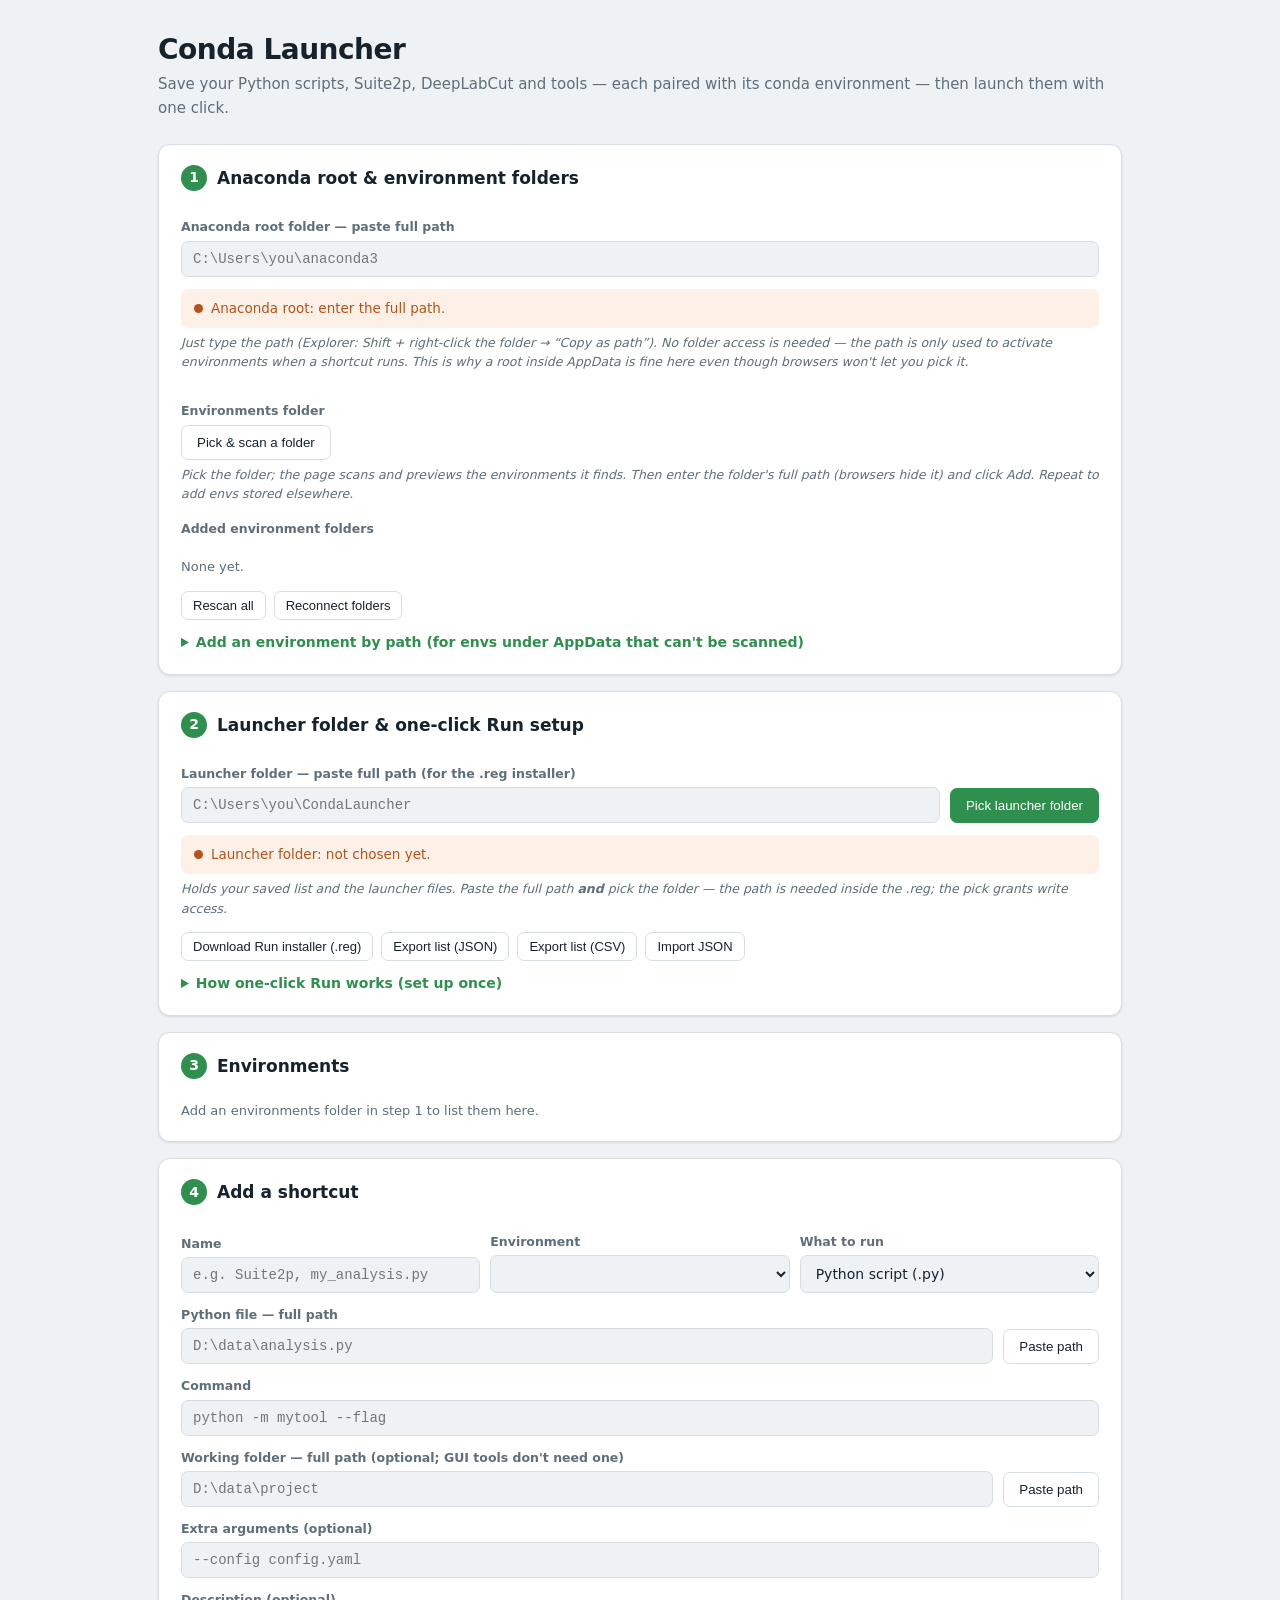
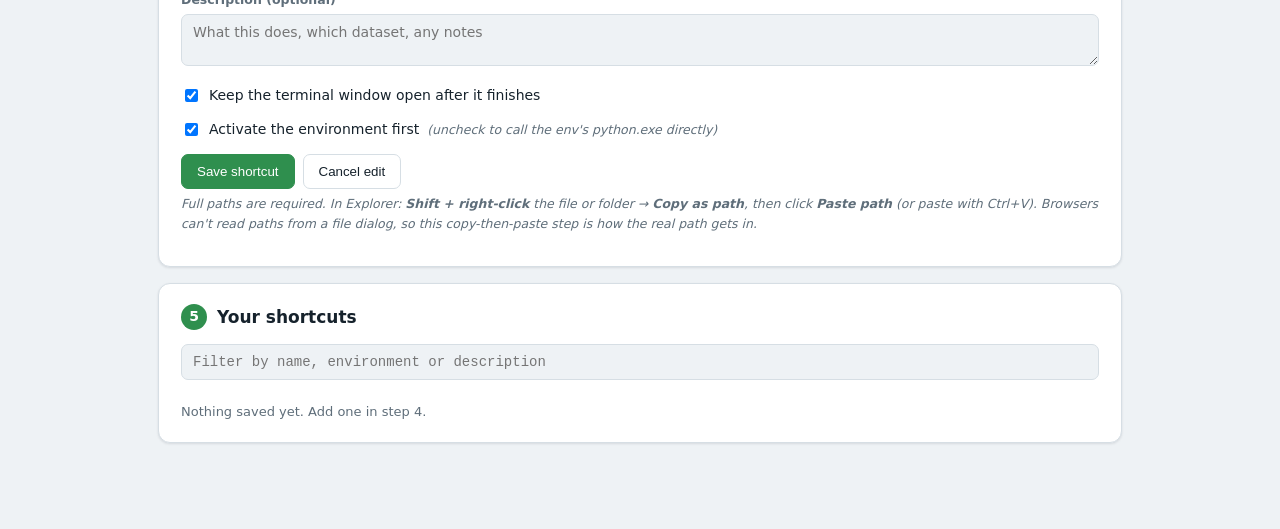
<file: conda_launcher.html>
<!DOCTYPE html>
<html lang="en">
<head>
<meta charset="utf-8">
<meta name="viewport" content="width=device-width, initial-scale=1">
<title>Conda Launcher</title>
<style>
:root{
  --bg:#eef2f5;--card:#fff;--ink:#16222c;--mute:#5f6e7a;--line:#d6dee4;
  --acc:#2f8f4e;--accd:#216b39;--warn:#b4531a;--warnbg:#fdf0e6;--okbg:#e6f5ec;--ok:#1e7a48;
  --code:#f1f4f7;--shadow:0 1px 3px rgba(16,24,40,.07),0 1px 2px rgba(16,24,40,.04);
}
@media(prefers-color-scheme:dark){:root{
  --bg:#111a20;--card:#1a242b;--ink:#e7eef2;--mute:#92a2ac;--line:#2c3a43;
  --acc:#4cb36b;--accd:#6ac887;--warn:#e0894f;--warnbg:#2a2017;--okbg:#16281d;--ok:#6ac887;--code:#141d23;
  --shadow:0 1px 3px rgba(0,0,0,.3);
}}
*{box-sizing:border-box}
body{margin:0;background:var(--bg);color:var(--ink);font:15px/1.55 "Segoe UI",system-ui,-apple-system,sans-serif}
main{max-width:1000px;margin:0 auto;padding:28px 18px 70px}
h1{font-size:28px;margin:0 0 2px;letter-spacing:-.5px}
.sub{color:var(--mute);margin:0 0 24px;font-size:15px}
.step{background:var(--card);border:1px solid var(--line);border-radius:12px;padding:20px 22px;margin-bottom:16px;box-shadow:var(--shadow)}
.step-h{display:flex;align-items:center;gap:10px;margin:0 0 14px}
.step-n{flex:none;width:26px;height:26px;border-radius:50%;background:var(--acc);color:#fff;font-weight:700;font-size:14px;display:flex;align-items:center;justify-content:center}
.step-h h2{font-size:17px;margin:0}
label{display:block;font-size:12.5px;color:var(--mute);margin:12px 0 4px;font-weight:600}
input[type=text],select,textarea{width:100%;padding:9px 11px;border:1px solid var(--line);border-radius:7px;background:var(--bg);color:var(--ink);font:14px Consolas,"SF Mono",monospace}
select{font-family:inherit}
textarea{resize:vertical;font-family:inherit!important;min-height:44px}
input:focus-visible,select:focus-visible,textarea:focus-visible,button:focus-visible,.btn:focus-visible{outline:2px solid var(--acc);outline-offset:2px}
.row{display:flex;gap:10px;align-items:flex-end;flex-wrap:wrap}.row>div{flex:1;min-width:230px}
button,.btn{display:inline-block;padding:9px 15px;border-radius:7px;border:1px solid var(--line);background:var(--card);color:var(--ink);font:600 14px inherit;cursor:pointer;text-decoration:none;white-space:nowrap}
button:hover,.btn:hover{border-color:var(--acc);color:var(--ink)}
.pri{background:var(--acc);border-color:var(--acc);color:#fff}.pri:hover{background:var(--accd);color:#fff}
button:disabled{opacity:.5;cursor:not-allowed}
.acts{display:flex;gap:8px;flex-wrap:wrap;margin-top:14px}
.acts.sm .btn,.acts.sm button{padding:6px 11px;font-size:13px}
.msg{font-size:13px;color:var(--mute);margin-top:8px}
.statusline{display:flex;align-items:center;gap:8px;font-size:13.5px;padding:8px 12px;border-radius:7px;margin-top:12px;border:1px solid var(--line)}
.statusline.ok{background:var(--okbg);color:var(--ok);border-color:transparent}
.statusline.warn{background:var(--warnbg);color:var(--warn);border-color:transparent}
.dot{width:9px;height:9px;border-radius:50%;flex:none;background:currentColor}
.chips{display:flex;flex-wrap:wrap;gap:7px;margin-top:10px}
.chip{display:inline-flex;align-items:center;gap:7px;padding:4px 11px;border:1px solid var(--line);border-radius:99px;font:13px Consolas,monospace;background:var(--bg)}
.chip button{padding:0 4px;font-size:13px;line-height:1;border:none;background:none;color:var(--mute)}
.chip button:hover{color:var(--warn)}
.preview{background:var(--bg);border:1px dashed var(--acc);border-radius:9px;padding:12px 14px;margin-top:12px;display:none}
.preview.show{display:block}
.preview h4{margin:0 0 6px;font-size:14px;color:var(--ink)}
.grid{display:grid;grid-template-columns:repeat(auto-fill,minmax(280px,1fr));gap:13px}
.item{border:1px solid var(--line);border-left:4px solid var(--acc);border-radius:9px;padding:13px 14px;display:flex;flex-direction:column;gap:7px;cursor:pointer;background:var(--card);transition:box-shadow .12s}
.item:hover{box-shadow:var(--shadow)}
.item.sel{box-shadow:0 0 0 2px var(--acc)}
.item b{font-size:15.5px}
.item small{color:var(--mute);font-family:Consolas,monospace;word-break:break-all;font-size:12px}
.desc{font-size:13px;color:var(--mute);display:-webkit-box;-webkit-line-clamp:2;-webkit-box-orient:vertical;overflow:hidden}
.badge{display:inline-block;font-size:10.5px;font-weight:700;text-transform:uppercase;letter-spacing:.03em;color:var(--accd);background:var(--okbg);border-radius:99px;padding:2px 8px}
.detail{background:var(--bg);border:1px solid var(--line);border-left:4px solid var(--acc);border-radius:9px;padding:16px 18px;margin-bottom:14px}
.detail h3{margin:0 0 4px;font-size:19px}
.detail p{margin:6px 0 12px;white-space:pre-wrap;color:var(--ink)}
.detail dl{display:grid;grid-template-columns:140px 1fr;gap:5px 14px;margin:0 0 12px;font-size:14px}
.detail dt{color:var(--mute);font-weight:600}
.detail dd{margin:0;font-family:Consolas,monospace;word-break:break-all}
details{margin-top:12px;font-size:14px}
summary{cursor:pointer;font-weight:600;color:var(--acc)}
ol{padding-left:20px;margin:10px 0}ol li{margin:5px 0}
code{font-family:Consolas,monospace;background:var(--code);padding:1px 6px;border-radius:4px;font-size:13px}
.chk{display:flex;align-items:center;gap:8px;margin-top:12px;font-size:14px;color:var(--ink);font-weight:400}
.chk input{width:auto}
.hint{font-size:12.5px;color:var(--mute);margin-top:5px;font-style:italic}
.banner{background:var(--warnbg);color:var(--warn);border-radius:9px;padding:12px 16px;margin-bottom:18px;font-size:14px;display:none}
.banner.show{display:block}
</style>
</head>
<body>
<main>
<h1>Conda Launcher</h1>
<p class="sub">Save your Python scripts, Suite2p, DeepLabCut and tools — each paired with its conda environment — then launch them with one click.</p>

<div class="banner" id="browserWarn">This page needs <b>Chrome or Edge on Windows</b>. Other browsers can't access folders or register the launcher.</div>

<!-- STEP 1 -->
<div class="step">
 <div class="step-h"><span class="step-n">1</span><h2>Anaconda root &amp; environment folders</h2></div>

 <div class="row">
  <div><label for="root">Anaconda root folder — paste full path</label><input type="text" id="root" placeholder="C:\Users\you\anaconda3"></div>
 </div>
 <div class="statusline" id="rootStat"><span class="dot"></span><span id="rootText">Anaconda root: enter the full path.</span></div>
 <p class="hint">Just type the path (Explorer: Shift + right-click the folder &rarr; “Copy as path”). No folder access is needed — the path is only used to activate environments when a shortcut runs. This is why a root inside AppData is fine here even though browsers won't let you pick it.</p>

 <div class="row" style="margin-top:18px">
  <div><label>Environments folder</label><button id="bPickEnv">Pick &amp; scan a folder</button></div>
 </div>
 <p class="hint">Pick the folder; the page scans and previews the environments it finds. Then enter the folder's full path (browsers hide it) and click Add. Repeat to add envs stored elsewhere.</p>

 <div class="preview" id="envPreview">
  <h4 id="previewTitle"></h4>
  <div class="chips" id="previewChips"></div>
  <label for="envsPath" style="margin-top:12px">Full path of the folder you just picked</label>
  <input type="text" id="envsPath" placeholder="C:\Users\you\anaconda3\envs">
  <p class="hint">Needed so the launcher can locate these environments. Explorer: Shift + right-click the folder &rarr; “Copy as path”.</p>
  <div class="acts sm"><button class="pri" id="bAddEnvFolder">Add this folder</button><button id="bDiscardEnv">Discard</button></div>
 </div>

 <label style="margin-top:16px">Added environment folders</label>
 <div class="chips" id="folders"><span class="msg">None yet.</span></div>
 <div class="acts sm"><button id="bRescan">Rescan all</button><button id="bRe">Reconnect folders</button></div>

 <details>
  <summary>Add an environment by path (for envs under AppData that can't be scanned)</summary>
  <p class="hint" style="margin-top:8px">If conda is installed under AppData, browsers block scanning that folder. Add those environments by typing their full paths here instead — one per line. Each line is the full path to an environment folder (the one containing <code>python.exe</code>).</p>
  <textarea id="manualEnvs" rows="3" placeholder="C:\Users\me\AppData\Local\anaconda3&#10;C:\Users\me\AppData\Local\anaconda3\envs\suite2p&#10;C:\Users\me\AppData\Local\anaconda3\envs\DEEPLABCUT"></textarea>
  <div class="acts sm"><button class="pri" id="bAddManual">Add these environments</button></div>
  <p class="hint">Tip: the base environment is the Anaconda root itself. Named envs are usually under <code>...\anaconda3\envs\&lt;name&gt;</code>.</p>
 </details>
</div>

<!-- STEP 2 -->
<div class="step">
 <div class="step-h"><span class="step-n">2</span><h2>Launcher folder &amp; one-click Run setup</h2></div>
 <div class="row">
  <div><label for="lpath">Launcher folder — paste full path (for the .reg installer)</label><input type="text" id="lpath" placeholder="C:\Users\you\CondaLauncher"></div>
  <button class="pri" id="bLaunch">Pick launcher folder</button>
 </div>
 <div class="statusline" id="conn"><span class="dot"></span><span id="connText">Launcher folder: not chosen yet.</span></div>
 <p class="hint">Holds your saved list and the launcher files. Paste the full path <b>and</b> pick the folder — the path is needed inside the .reg; the pick grants write access.</p>

 <div class="acts sm">
  <button id="bReg">Download Run installer (.reg)</button>
  <button id="bDlJson">Export list (JSON)</button>
  <button id="bDlCsv">Export list (CSV)</button>
  <button id="bImp">Import JSON</button>
  <input type="file" id="fImp" accept=".json" hidden>
 </div>

 <details>
  <summary>How one-click Run works (set up once)</summary>
  <ol>
   <li>Paste the launcher folder path and pick it. The page writes <code>shortcuts.json</code>, <code>launcher.ps1</code> and <code>install_protocol.reg</code> there.</li>
   <li>Double-click <code>install_protocol.reg</code> once on this PC to register the <code>condahub://</code> link.</li>
   <li>First Run click: Chrome/Edge asks to open the app — tick “Always allow”.</li>
  </ol>
  No registry install? Use <b>Save .bat</b> on any shortcut and double-click the file instead.
 </details>
</div>

<!-- STEP 3 -->
<div class="step">
 <div class="step-h"><span class="step-n">3</span><h2>Environments <span id="envCount" class="msg" style="margin:0"></span></h2></div>
 <div class="chips" id="envs"><span class="msg">Add an environments folder in step 1 to list them here.</span></div>
</div>

<!-- STEP 4 -->
<div class="step">
 <div class="step-h"><span class="step-n">4</span><h2 id="formTitle">Add a shortcut</h2></div>
 <div class="row">
  <div><label for="sName">Name</label><input type="text" id="sName" placeholder="e.g. Suite2p, my_analysis.py"></div>
  <div><label for="sEnv">Environment</label><select id="sEnv"></select></div>
  <div><label for="sType">What to run</label>
   <select id="sType">
    <option value="script">Python script (.py)</option>
    <option value="dlc">DeepLabCut (GUI)</option>
    <option value="suite2p">Suite2p (GUI)</option>
    <option value="spyder">Spyder</option>
    <option value="jupyter">JupyterLab</option>
    <option value="custom">Custom command</option>
   </select></div>
 </div>
 <div class="row" id="fileRow">
  <div><label for="sFile">Python file — full path</label><input type="text" id="sFile" placeholder="D:\data\analysis.py"></div>
  <button id="bFile" title="In Explorer: Shift + right-click the file, Copy as path, then click this">Paste path</button>
 </div>
 <div class="row" id="cmdRow" hidden>
  <div><label for="sCmd">Command</label><input type="text" id="sCmd" placeholder="python -m mytool --flag"></div>
 </div>
 <div class="row">
  <div><label for="sDir">Working folder — full path (optional; GUI tools don't need one)</label><input type="text" id="sDir" placeholder="D:\data\project"></div>
  <button id="bDir" title="In Explorer: Shift + right-click the folder, Copy as path, then click this">Paste path</button>
 </div>
 <div class="row">
  <div><label for="sArgs">Extra arguments (optional)</label><input type="text" id="sArgs" placeholder="--config config.yaml"></div>
 </div>
 <div class="row">
  <div><label for="sDesc">Description (optional)</label><textarea id="sDesc" rows="2" placeholder="What this does, which dataset, any notes"></textarea></div>
 </div>
 <label class="chk"><input type="checkbox" id="sKeep" checked> Keep the terminal window open after it finishes</label>
 <label class="chk" id="actRow"><input type="checkbox" id="sAct" checked> Activate the environment first <span class="hint" style="margin:0">(uncheck to call the env's python.exe directly)</span></label>
 <div class="acts"><button class="pri" id="bAdd">Save shortcut</button><button id="bCancel" hidden>Cancel edit</button></div>
 <p class="hint" id="browseHint">Full paths are required. In Explorer: <b>Shift + right-click</b> the file or folder &rarr; <b>Copy as path</b>, then click <b>Paste path</b> (or paste with Ctrl+V). Browsers can't read paths from a file dialog, so this copy-then-paste step is how the real path gets in.</p>
</div>

<!-- STEP 5 -->
<div class="step">
 <div class="step-h"><span class="step-n">5</span><h2>Your shortcuts</h2></div>
 <input type="text" id="q" placeholder="Filter by name, environment or description" style="margin-bottom:14px">
 <div class="detail" id="detail" hidden></div>
 <div class="grid" id="list"><span class="msg">Nothing saved yet. Add one in step 4.</span></div>
</div>
</main>

<script>
const $=s=>document.querySelector(s);
let cfg={condaRoot:'',envFolders:[],launcherPath:'',envs:[],shortcuts:[]};
let H={envs:{},launch:null,root:null};
let editId=null,selId=null;
let pend=null; // pending env folder being previewed: {path, handle, found:[{name,path,folder}]}

// ---------- storage ----------
const db=()=>new Promise((res,rej)=>{const r=indexedDB.open('condahub',1);r.onupgradeneeded=()=>r.result.createObjectStore('kv');r.onsuccess=()=>res(r.result);r.onerror=()=>rej(r.error)});
async function kvGet(k){try{const d=await db();return await new Promise(r=>{const q=d.transaction('kv').objectStore('kv').get(k);q.onsuccess=()=>r(q.result);q.onerror=()=>r()})}catch(e){}}
async function kvSet(k,v){try{const d=await db();return await new Promise(r=>{const t=d.transaction('kv','readwrite');t.objectStore('kv').put(v,k);t.oncomplete=r;t.onerror=r})}catch(e){}}
const granted=async h=>{try{return !!h&&(await h.queryPermission({mode:'readwrite'}))==='granted'}catch(e){return false}};
const grantedR=async h=>{try{return !!h&&(await h.queryPermission({mode:'read'}))==='granted'}catch(e){return false}};
const norm=p=>p.trim().replace(/^"|"$/g,'').replace(/[\\/]+$/,'');
const isAbs=p=>/^[A-Za-z]:[\\/]|^\\\\/.test(p);
const esc=t=>String(t).replace(/[&<>"]/g,c=>({'&':'&amp;','<':'&lt;','>':'&gt;','"':'&quot;'}[c]));

// ---------- launcher files ----------
const PS1=`param([string]$u)
$id=(($u -replace '^condahub:(//)?run/?','').Trim('/')).Trim()
$cfg=Get-Content "$PSScriptRoot\\shortcuts.json" -Raw | ConvertFrom-Json
$s=$cfg.shortcuts | Where-Object { $_.id -eq $id } | Select-Object -First 1
if(-not $s){ exit }
$bat="$env:TEMP\\condahub_$id.bat"
$l=@('@echo off')
if(-not $s.noActivate){ $l+="call \`"$($cfg.condaRoot)\\Scripts\\activate.bat\`" \`"$($s.envPath)\`"" }
if($s.workdir){ $l+="cd /d \`"$($s.workdir)\`"" }
$l+=$s.run
Set-Content -Path $bat -Value $l -Encoding Default
$flag= if($s.keepOpen){'/k'}else{'/c'}
Start-Process cmd.exe -ArgumentList $flag,"\`"$bat\`""
`;
function regText(){
 const p=(cfg.launcherPath||'C:\\CondaLauncher').replace(/\\/g,'\\\\');
 return `Windows Registry Editor Version 5.00\r\n\r\n[HKEY_CURRENT_USER\\Software\\Classes\\condahub]\r\n@="URL:Conda Launcher"\r\n"URL Protocol"=""\r\n\r\n[HKEY_CURRENT_USER\\Software\\Classes\\condahub\\shell\\open\\command]\r\n@="powershell.exe -NoProfile -ExecutionPolicy Bypass -WindowStyle Hidden -File \\"${p}\\\\launcher.ps1\\" \\"%1\\""\r\n`;
}
async function writeFile(dir,name,text){const f=await dir.getFileHandle(name,{create:true});const w=await f.createWritable();await w.write(text);await w.close()}
const jsonText=()=>JSON.stringify({condaRoot:cfg.condaRoot,envFolders:cfg.envFolders,launcherPath:cfg.launcherPath,envs:cfg.envs,shortcuts:cfg.shortcuts},null,2);
function download(name,text,type){const a=document.createElement('a');a.href=URL.createObjectURL(new Blob([text],{type}));a.download=name;a.click();setTimeout(()=>URL.revokeObjectURL(a.href),2000)}

// Write all three launcher files when possible; returns which were written.
// READ-ONLY MODE: the HTML never writes shortcuts.json / launcher.ps1 / .reg.
// The Python app is the sole editor of these files. This prevents the HTML's
// (possibly stale) browser copy from overwriting your Python edits.
async function writeLauncherFiles(){
 return {json:false,ps1:false,reg:false,reason:'read-only mode'};
}

async function persist(){
 cfg.condaRoot=norm($('#root').value);cfg.launcherPath=norm($('#lpath').value);
 await kvSet('cfg',cfg);          // browser-local only; does NOT touch shortcuts.json on disk
 render();
}

// ---------- scan a single folder handle -> list of envs ----------
async function scanFolder(base,dir){
 const found=[];
 for await(const [name,h] of dir.entries()){
  if(h.kind!=='directory')continue;
  let ok=false;
  try{await h.getDirectoryHandle('conda-meta');ok=true}catch(e){try{await h.getFileHandle('python.exe');ok=true}catch(e2){}}
  if(ok)found.push({name,path:base+'\\'+name,folder:base});
 }
 return found;
}

// Rebuild cfg.envs from all connected folders (+ base), keeping manual ones.
async function rescanAll(){
 const scanned=new Set(),found=[],skipped=[];
 for(const base of cfg.envFolders){
  const dir=H.envs[base];
  if(!dir||(!(await grantedR(dir))&&(await dir.requestPermission({mode:'read'}))!=='granted')){skipped.push(base);continue}
  scanned.add(base);
  const list=await scanFolder(base,dir);
  for(const e of list)found.push(e);
 }
 // keep: manual envs, plus scanned-folder envs whose folder wasn't re-scanned this round
 const keep=cfg.envs.filter(e=>e.manual||(e.name!=='base'&&!scanned.has(e.folder)));
 const out=found.concat(keep);
 const root=norm($('#root').value);
 if(root&&!out.some(e=>e.name==='base'))out.unshift({name:'base',path:root});
 // de-dupe by path
 const seen={},uniq=[];
 for(const e of out){if(!seen[e.path]){seen[e.path]=1;uniq.push(e)}}
 uniq.sort((a,b)=>a.name.localeCompare(b.name));
 cfg.envs=uniq;await persist();
}

// ---------- shortcuts ----------
function buildRun(s){
 const a=s.args?' '+s.args:'';
 const py=s.noActivate?'"'+s.envPath+'\\python.exe"':'python';
 switch(s.type){
  case 'dlc':return py+' -m deeplabcut'+a;
  case 'suite2p':return py+' -m suite2p'+a;
  case 'spyder':return 'spyder'+a;
  case 'jupyter':return 'jupyter lab'+a;
  case 'custom':return s.cmd+a;
  default:return `${py} "${s.file}"`+a;
 }
}
function endEdit(){editId=null;$('#bAdd').textContent='Save shortcut';$('#bCancel').hidden=true;$('#formTitle').textContent='Add a shortcut'}
function fillForm(s){
 editId=s.id;
 if(![...$('#sEnv').options].some(o=>o.value===s.envPath))$('#sEnv').add(new Option(s.env+' (not in list)',s.envPath));
 $('#sEnv').value=s.envPath;$('#sType').value=s.type;applyTypeVisibility();
 $('#sName').value=s.name;$('#sDir').value=s.workdir||'';$('#sFile').value=s.file||'';$('#sCmd').value=s.cmd||'';$('#sArgs').value=s.args||'';$('#sDesc').value=s.description||'';
 $('#sKeep').checked=!!s.keepOpen;$('#sAct').checked=!s.noActivate;
 $('#bAdd').textContent='Update shortcut';$('#bCancel').hidden=false;$('#formTitle').textContent='Edit shortcut';
 $('#formTitle').scrollIntoView({behavior:'smooth',block:'center'});
}
async function addShortcut(){
 const envPath=$('#sEnv').value,type=$('#sType').value;
 const env=cfg.envs.find(e=>e.path===envPath);
 if(!env){alert('Pick an environment first (add an envs folder in step 1).');return}
 const labels={dlc:'DeepLabCut',suite2p:'Suite2p',spyder:'Spyder',jupyter:'JupyterLab'};
 let file=norm($('#sFile').value),dir=norm($('#sDir').value);
 // A working folder must be a full path; a bare name (from Browse) is invalid.
 if(dir&&!isAbs(dir)){
  alert('The working folder "'+dir+'" is only a name, not a full path. Clear it (most GUI tools like Suite2p/DeepLabCut don\'t need one), or paste the full path (Explorer: Shift + right-click folder, Copy as path).');
  $('#sDir').focus();return;
 }
 if(type==='script'){
  if(!file){alert('Enter the Python file.');return}
  if(!isAbs(file)&&dir)file=dir+'\\'+file;
  if(!isAbs(file)){alert('Give the full path of the .py file, or set a working folder so the file name can be joined to it.');return}
 }
 if(type==='custom'&&!$('#sCmd').value.trim()){alert('Enter the command to run.');return}
 const s={id:editId||Math.random().toString(36).slice(2,10),type,env:env.name,envPath:env.path,file:type==='script'?file:'',
  workdir:dir||(type==='script'?file.replace(/[\\/][^\\/]*$/,''):''),
  description:$('#sDesc').value.trim(),cmd:$('#sCmd').value.trim(),args:$('#sArgs').value.trim(),
  keepOpen:$('#sKeep').checked,noActivate:['script','dlc','suite2p'].includes(type)&&!$('#sAct').checked};
 s.name=$('#sName').value.trim()||(labels[type]||(type==='script'?file.split(/[\\/]/).pop():'Custom'))+' ('+env.name+')';
 s.run=buildRun(s);
 const i=cfg.shortcuts.findIndex(x=>x.id===editId),upd=editId&&i>-1;
 if(upd)cfg.shortcuts[i]=s;else cfg.shortcuts.push(s);
 selId=s.id;endEdit();await persist();
 ['#sName','#sFile','#sArgs','#sCmd','#sDesc'].forEach(i=>$(i).value='');
}
function batText(s){return '@echo off\r\n'+(s.noActivate?'':`call "${cfg.condaRoot}\\Scripts\\activate.bat" "${s.envPath}"\r\n`)+(s.workdir?`cd /d "${s.workdir}"\r\n`:'')+s.run+'\r\n'+(s.keepOpen?'cmd /k\r\n':'')}
async function saveBat(s){
 const fname=s.name.replace(/[^\w.-]+/g,'_')+'.bat';
 if(await granted(H.launch)){
  try{await writeFile(H.launch,fname,batText(s));alert('Saved '+fname+' into the launcher folder.');return}catch(e){}
 }
 download(fname,batText(s),'text/plain');
}

// ---------- render ----------
const TYPES={script:'Python script',dlc:'DeepLabCut',suite2p:'Suite2p',spyder:'Spyder',jupyter:'JupyterLab',custom:'Custom command'};
function applyTypeVisibility(){
 const t=$('#sType').value;
 $('#fileRow').hidden=(t!=='script');
 $('#cmdRow').hidden=(t!=='custom');
 $('#actRow').hidden=!['script','dlc','suite2p'].includes(t);
 $('#browseHint').style.display=(t==='script')?'':'none';
}
function showDetail(){
 const s=cfg.shortcuts.find(x=>x.id===selId),D=$('#detail');
 if(!s){D.hidden=true;return}
 const py=['script','dlc','suite2p'].includes(s.type);
 const rows=[['Environment',s.env],['Env path',s.envPath],['Runs',TYPES[s.type]||s.type],['Python file',s.file],['Working folder',s.workdir],['Arguments',s.args],['Full command',s.run],
  ['Activation',py?(s.noActivate?'Direct python.exe (no activation)':'Activates env first'):'Activates env first'],['Terminal',s.keepOpen?'Stays open':'Closes when done']].filter(r=>r[1]);
 D.hidden=false;
 D.innerHTML=`<h3>${esc(s.name)}</h3><p>${s.description?esc(s.description):'<span class="msg">No description. Use Edit to add one.</span>'}</p>
 <dl>${rows.map(r=>`<dt>${r[0]}</dt><dd>${esc(r[1])}</dd>`).join('')}</dl>
 <div class="acts sm"><a class="btn pri" href="condahub://run/${s.id}">Run</a><button data-edit="${s.id}">Edit</button><button data-bat="${s.id}">Save .bat</button><button data-del="${s.id}">Delete</button></div>`;
}
function updateConn(){
 const c=$('#conn'),t=$('#connText');
 if(!H.launch){c.className='statusline warn';t.textContent='Launcher folder: not chosen yet.';return}
 granted(H.launch).then(ok=>{
  c.className='statusline '+(ok?'ok':'warn');
  var nm=H.launch.name?('"'+H.launch.name+'"'):'folder';
  t.textContent=ok?('Launcher folder connected: '+nm+' — files save automatically here.'):('Launcher folder '+nm+' NOT connected. Click “Reconnect folders”.');
 });
}
function updateRootStat(){
 const c=$('#rootStat'),t=$('#rootText');
 const p=norm($('#root').value);
 if(!p){c.className='statusline warn';t.textContent='Anaconda root: enter the full path.';return}
 if(!isAbs(p)){c.className='statusline warn';t.textContent='That does not look like a full path (e.g. C:\\Users\\you\\anaconda3).';return}
 c.className='statusline ok';t.textContent='Anaconda root path set: '+p;
}
function render(){
 updateConn();updateRootStat();showDetail();applyTypeVisibility();
 $('#folders').innerHTML=cfg.envFolders.length?cfg.envFolders.map(f=>`<span class="chip">${esc(f)} <button data-rm="${esc(f)}" title="Remove">&times;</button></span>`).join(''):'<span class="msg">None yet.</span>';
 const q=$('#q').value.trim().toLowerCase();
 const shown=cfg.shortcuts.filter(s=>!q||[s.name,s.env,s.description,s.file,s.type].join(' ').toLowerCase().includes(q));
 $('#envs').innerHTML=cfg.envs.length?cfg.envs.map(e=>`<span class="chip" title="${esc(e.path)}">${esc(e.name)}${e.manual?' <span class="msg" style="margin:0;font-size:11px">(manual)</span>':''}</span>`).join(''):'<span class="msg">Add an environments folder in step 1 to list them here.</span>';
 $('#envCount').textContent=cfg.envs.length?`(${cfg.envs.length})`:'';
 const cur=$('#sEnv').value;
 $('#sEnv').innerHTML=cfg.envs.map(e=>`<option value="${esc(e.path)}">${esc(e.name)}${cfg.envs.filter(x=>x.name===e.name).length>1?' ('+esc(e.folder||'')+')':''}</option>`).join('');
 if(cur)$('#sEnv').value=cur;
 $('#list').innerHTML=shown.length?shown.map(s=>`<div class="item${s.id===selId?' sel':''}" data-id="${s.id}"><b>${esc(s.name)}</b><small>${esc(s.env)}${s.noActivate?' · direct python.exe':''}</small>${s.description?`<span class="desc">${esc(s.description)}</span>`:''}<div><span class="badge">${esc(TYPES[s.type]||s.type)}</span></div>
  <div class="acts sm"><a class="btn pri" href="condahub://run/${s.id}">Run</a><button data-edit="${s.id}">Edit</button><button data-bat="${s.id}">.bat</button><button data-del="${s.id}">Delete</button></div></div>`).join(''):'<span class="msg">Nothing saved yet. Add one in step 4.</span>';
}

// ---------- events: step 1 ----------
$('#bPickEnv').onclick=async()=>{try{
 const h=await showDirectoryPicker({id:'envs',mode:'read'});
 // Scan using a temporary base (the folder name) just for preview; the
 // real full path is supplied in the preview box before adding.
 const found=await scanFolder('',h).catch(()=>[]);
 pend={handle:h,name:h.name,found};
 $('#previewTitle').textContent=found.length?('Found '+found.length+' environment(s) in "'+h.name+'":'):('No environments found in "'+h.name+'". This may be the wrong folder.');
 $('#previewChips').innerHTML=found.length?found.map(e=>`<span class="chip">${esc(e.name)}</span>`).join(''):'<span class="msg">(no conda-meta / python.exe found in subfolders)</span>';
 $('#envsPath').value='';
 $('#envPreview').classList.add('show');
 $('#envsPath').focus();
}catch(e){if(e.name!=='AbortError')alert(e.message)}};

$('#bAddEnvFolder').onclick=async()=>{
 if(!pend)return;
 const path=norm($('#envsPath').value);
 if(!path){alert('Enter the full path of the folder you picked, so the launcher can locate these environments.');$('#envsPath').focus();return}
 if(!isAbs(path)){alert('That does not look like a full path. Use Explorer: Shift + right-click the folder, Copy as path.');$('#envsPath').focus();return}
 H.envs[path]=pend.handle;await kvSet('hEnvs',H.envs);
 if(!cfg.envFolders.includes(path))cfg.envFolders.push(path);
 if(!norm($('#root').value)){const guess=path.replace(/[\\/][^\\/]*$/,'');if(/anaconda|miniconda|conda/i.test(path)){$('#root').value=guess;$('#root').dataset.auto=1}}
 $('#envsPath').value='';$('#envPreview').classList.remove('show');pend=null;
 await rescanAll();
};
$('#bDiscardEnv').onclick=()=>{pend=null;$('#envPreview').classList.remove('show');$('#envsPath').value=''};

$('#bAddManual').onclick=async()=>{
 const lines=$('#manualEnvs').value.split('\n').map(x=>norm(x)).filter(Boolean);
 if(!lines.length){alert('Enter at least one environment full path, one per line.');return}
 let added=0,bad=[];
 for(const p of lines){
  if(!isAbs(p)){bad.push(p);continue}
  const name=p.replace(/[\\/]+$/,'').split(/[\\/]/).pop();
  if(!cfg.envs.some(e=>e.path===p)){cfg.envs.push({name:name,path:p,folder:'(manual)',manual:true});added++;}
 }
 cfg.envs.sort((a,b)=>a.name.localeCompare(b.name));
 $('#manualEnvs').value='';
 await persist();
 alert('Added '+added+' environment(s) by path.'+(bad.length?'\n\nSkipped (not full paths):\n'+bad.join('\n'):''));
};

$('#folders').onclick=async e=>{const p=e.target.dataset.rm;if(!p)return;
 cfg.envFolders=cfg.envFolders.filter(x=>x!==p);delete H.envs[p];await kvSet('hEnvs',H.envs);
 cfg.envs=cfg.envs.filter(x=>x.folder!==p);await persist()};
$('#bRescan').onclick=rescanAll;
$('#bRe').onclick=async()=>{
 const need=[[H.launch,'readwrite']].concat(Object.values(H.envs).map(h=>[h,'read']));
 for(const [h,m] of need)if(h&&(await h.queryPermission({mode:m}))!=='granted')await h.requestPermission({mode:m});
 await persist();if(cfg.envFolders.length)await rescanAll();updateConn()};

// ---------- events: step 2 ----------
$('#bLaunch').onclick=async()=>{try{
 H.launch=await showDirectoryPicker({id:'launch',mode:'read'});await kvSet('hLaunch',H.launch);
 const found=await loadFromLauncher(true);
 updateConn();
 alert(found
   ? ('Loaded '+cfg.shortcuts.length+' shortcut(s) from shortcuts.json (read-only — this page will not modify the file).')
   : ('Connected to "'+H.launch.name+'". No shortcuts.json found here. This page is read-only and will not create or change files.'));
}catch(e){if(e.name!=='AbortError')alert(e.message)}};

// ---------- events: step 4/5 ----------
$('#bAdd').onclick=addShortcut;
$('#bCancel').onclick=()=>{endEdit();['#sName','#sFile','#sArgs','#sCmd','#sDesc'].forEach(i=>$(i).value='')};
async function pasteInto(inputSel){
 try{
  const txt=await navigator.clipboard.readText();
  const v=norm(txt);
  if(!v){alert('Clipboard is empty. In Explorer, Shift + right-click the item and choose "Copy as path" first.');return}
  $(inputSel).value=v;
  if(inputSel==='#sDir')updateRootStat?.();
 }catch(e){
  alert('Could not read the clipboard. Click in the field and press Ctrl+V to paste, or allow clipboard access when prompted.');
 }
}
$('#bDir').onclick=()=>pasteInto('#sDir');
$('#bFile').onclick=()=>pasteInto('#sFile');
$('#sType').onchange=applyTypeVisibility;
$('#root').oninput=()=>{delete $('#root').dataset.auto;updateRootStat()};
['#root','#lpath'].forEach(i=>$(i).onchange=persist);
$('#q').oninput=render;
$('#list').onclick=$('#detail').onclick=async e=>{const d=e.target.dataset;
 const card=e.target.closest('.item');if(card&&!e.target.closest('a,button')){selId=card.dataset.id;render();return}
 if(d.edit){const s=cfg.shortcuts.find(x=>x.id===d.edit);if(s)fillForm(s)}
 if(d.del){if(editId===d.del)endEdit();if(selId===d.del)selId=null;cfg.shortcuts=cfg.shortcuts.filter(s=>s.id!==d.del);await persist()}
 if(d.bat){const s=cfg.shortcuts.find(x=>x.id===d.bat);if(s)saveBat(s)}};

// ---------- autoload ----------
function migrate(){
 if(!Array.isArray(cfg.envFolders))cfg.envFolders=cfg.envsPath?[cfg.envsPath]:[];
 delete cfg.envsPath;
 if(!Array.isArray(cfg.envs))cfg.envs=[];
 cfg.envs.forEach(e=>{if(!e.folder&&e.name!=='base')e.folder=cfg.envFolders[0]});
}
async function loadFromLauncher(merge){
 if(!(await granted(H.launch)))return false;
 try{const f=await(await H.launch.getFileHandle('shortcuts.json')).getFile();const d=JSON.parse(await f.text());
  const mine=cfg.shortcuts.filter(s=>!(d.shortcuts||[]).some(x=>x.id===s.id));
  const typed=norm($('#lpath').value);
  cfg=Object.assign(cfg,d);
  if(merge)cfg.shortcuts=(d.shortcuts||[]).concat(mine);
  migrate();
  $('#root').value=cfg.condaRoot||'';$('#lpath').value=typed||cfg.launcherPath||'';
  await kvSet('cfg',cfg);render();return true}catch(e){return false}
}
(async()=>{
 if(!window.showDirectoryPicker){$('#browserWarn').classList.add('show');return}
 const saved=await kvGet('cfg');if(saved)cfg=Object.assign(cfg,saved);
 migrate();
 const he=await kvGet('hEnvs');H.envs=he&&he.kind?(cfg.envFolders[0]?{[cfg.envFolders[0]]:he}:{}):(he||{});
 H.launch=await kvGet('hLaunch')||null;
 $('#root').value=cfg.condaRoot;$('#lpath').value=cfg.launcherPath;
 applyTypeVisibility();
 render();await loadFromLauncher();
})();
</script>
</body>
</html>
</file>
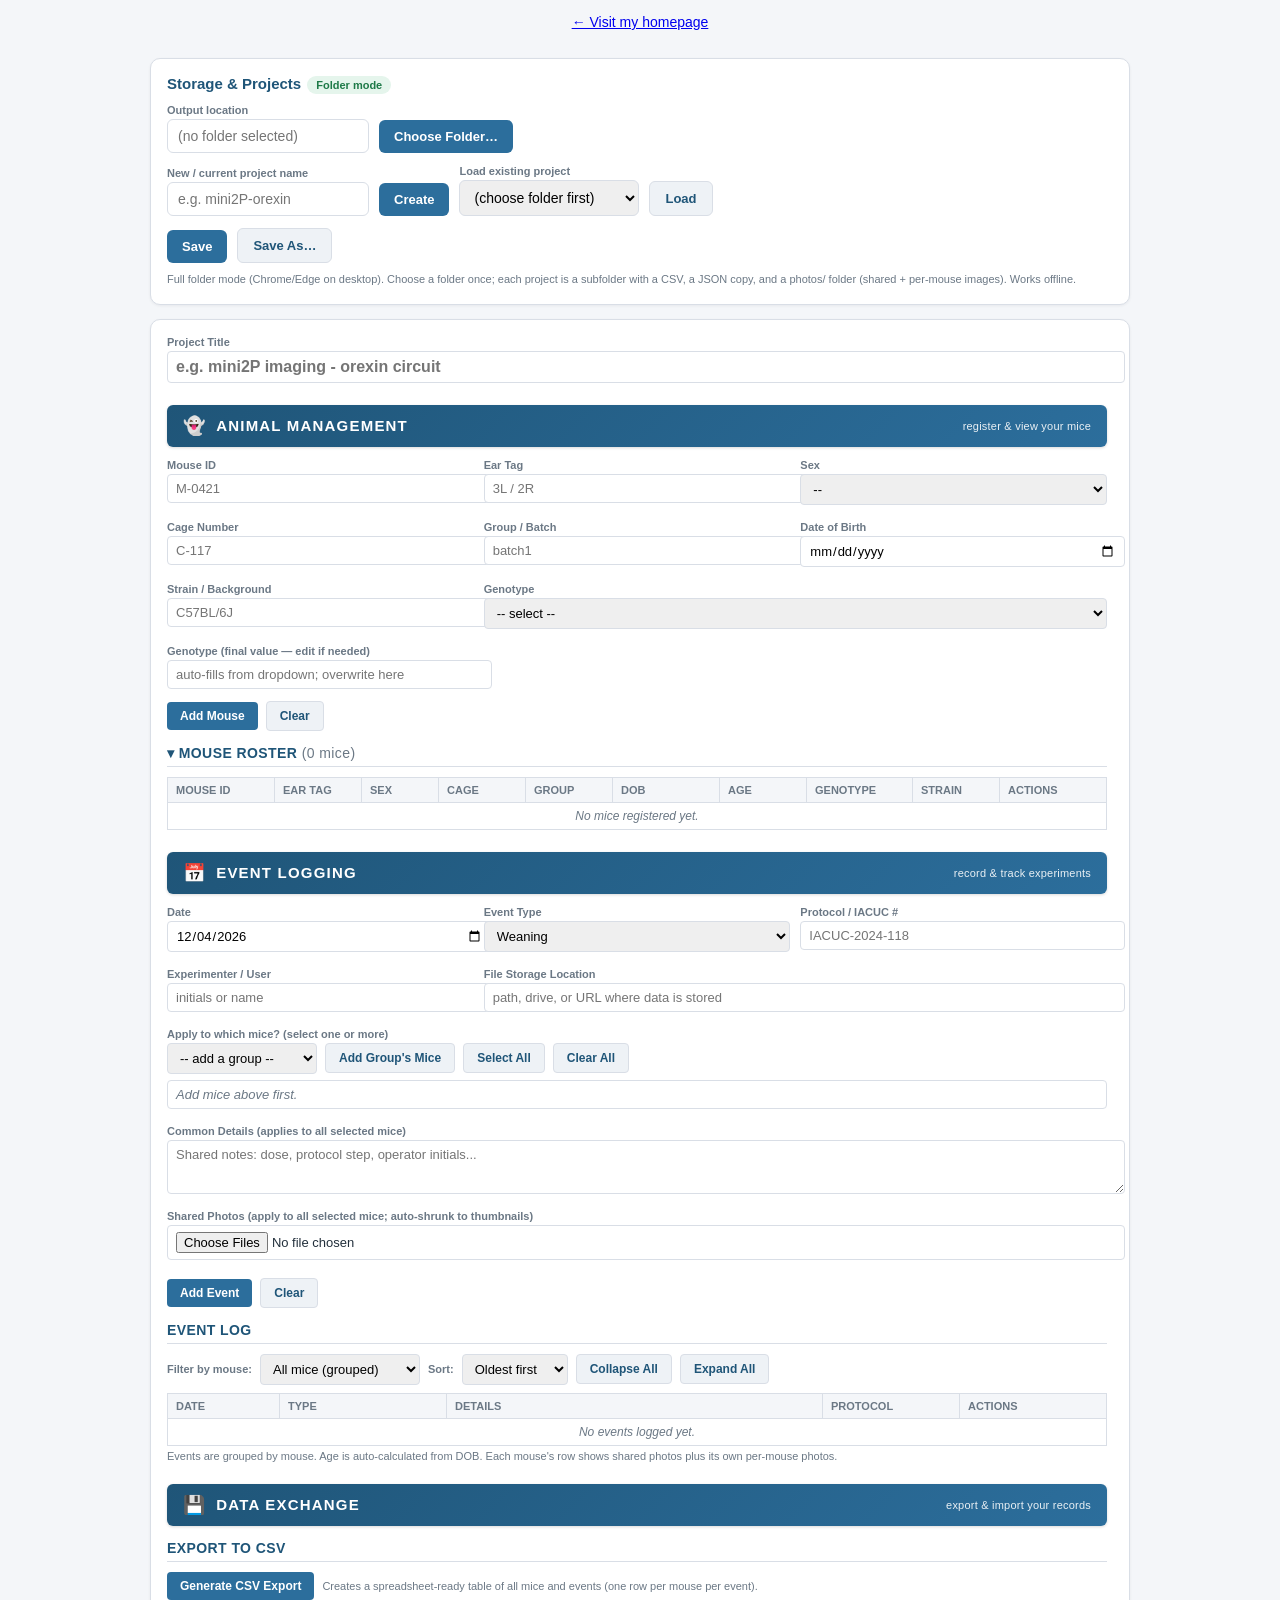
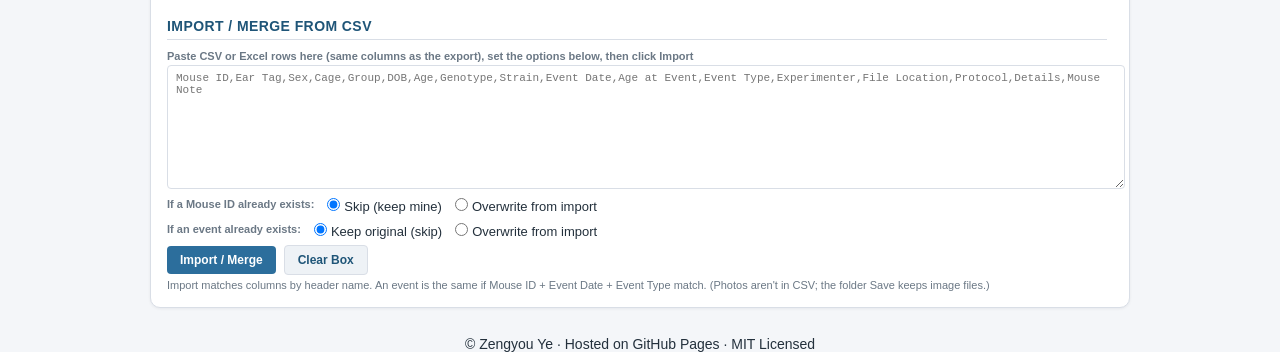
<file: projects/Mouse_Lifespan_Event_Logger_V1.html>
<!DOCTYPE html>
<html lang="en">
<head>
<meta charset="UTF-8">
<meta name="viewport" content="width=device-width, initial-scale=1, viewport-fit=cover">
<meta name="apple-mobile-web-app-capable" content="yes">
<meta name="apple-mobile-web-app-title" content="Mouse Logger">
<title>Mouse Lifespan Event Logger</title>
<style>
  body { margin:0; font:14px -apple-system,BlinkMacSystemFont,"Segoe UI",Roboto,Arial,sans-serif; color:#23303c; background:#f4f6f9; }
  .shell { max-width:980px; margin:0 auto; padding:14px; }
  .panel { background:#fff; border:1px solid #d9dee6; border-radius:10px; padding:16px; margin-bottom:14px; box-shadow:0 1px 3px rgba(16,24,40,.06); }
  .panel h2 { margin:0 0 10px; font-size:15px; color:#1f5578; }
  .prow { display:flex; gap:10px; flex-wrap:wrap; align-items:flex-end; }
  .pfield { display:flex; flex-direction:column; gap:3px; }
  .pfield label { font-size:11px; font-weight:bold; color:#6b7885; }
  .pfield input, .pfield select { font-size:14px; padding:8px 10px; border:1px solid #d9dee6; border-radius:6px; min-width:180px; }
  .pbtn { font-size:13px; font-weight:bold; padding:9px 15px; border:none; border-radius:6px; background:#2c6e9c; color:#fff; cursor:pointer; }
  .pbtn.sec { background:#eef2f6; color:#1f5578; border:1px solid #d9dee6; }
  .pbtn:disabled { opacity:.5; cursor:not-allowed; }
  .pmsg { font-size:12px; font-weight:bold; margin-left:4px; }
  .pnote { font-size:11px; color:#6b7885; margin-top:8px; line-height:1.5; }
  .badge { display:inline-block; font-size:11px; padding:3px 9px; border-radius:999px; margin-left:6px; }
  .badge.on { background:#e5f5ec; color:#1e7a48; }
  .badge.off { background:#fdecec; color:#b23b3b; }
  .dirty { color:#b26a00; }
</style>
</head>
<body>
<p align="center">
  <a class="backlink" href="https://addy9908.github.io">&larr; Visit my homepage</a>
</p>
<div class="shell">

  <!-- ===================== PROJECT / STORAGE BAR ===================== -->
  <div class="panel">
    <h2>Storage &amp; Projects<span id="modebadge" class="badge off">detecting…</span></h2>
    <div class="prow">
      <div class="pfield">
        <label>Output location</label>
        <input type="text" id="outpath" readonly placeholder="(no folder selected)">
      </div>
      <button class="pbtn" id="chooseDirBtn">Choose Folder…</button>
    </div>
    <div class="prow" style="margin-top:12px;">
      <div class="pfield">
        <label>New / current project name</label>
        <input type="text" id="projname" placeholder="e.g. mini2P-orexin">
      </div>
      <button class="pbtn" id="createBtn">Create</button>
      <div class="pfield">
        <label>Load existing project</label>
        <select id="projlist"><option value="">(choose folder first)</option></select>
      </div>
      <button class="pbtn sec" id="loadBtn">Load</button>
    </div>
    <div class="prow" style="margin-top:12px;">
      <button class="pbtn" id="saveBtn">Save</button>
      <button class="pbtn sec" id="saveAsBtn">Save As…</button>
      <span class="pmsg" id="projmsg"></span>
      <span class="pnote" id="dirtynote"></span>
    </div>
    <div class="pnote" id="modenote"></div>
  </div>

  <!-- ===================== LOGGER WIDGET ===================== -->
  <div class="panel">
    <!-- ============================================================ -->
    <!-- LOGGER HTML — BEGIN.  Replace with mouse-log.html.txt (from   -->
    <!-- the <style> onward) to update the widget layout.             -->
    <!-- ============================================================ -->
<style>
  .mw-wrap { font-family: Arial, Helvetica, sans-serif; font-size: 13px; color:#23303c; max-width:940px; }
  .mw-wrap h3 { font-size:14px; color:#1f5578; border-bottom:1px solid #d9dee6; padding-bottom:5px; margin:14px 0 10px; text-transform:uppercase; letter-spacing:.03em; }
  .mw-grid { display:grid; grid-template-columns:1fr 1fr 1fr; gap:10px; }
  .mw-field { display:flex; flex-direction:column; margin-bottom:6px; }
  .mw-field.mw-span2 { grid-column:span 2; }
  .mw-field.mw-span3 { grid-column:1 / -1; }
  .mw-field label { font-size:11px; font-weight:bold; color:#6b7885; margin-bottom:3px; }
  .mw-wrap input, .mw-wrap select, .mw-wrap textarea { font-size:13px; padding:6px 8px; border:1px solid #d9dee6; border-radius:4px; width:100%; font-family:inherit; }
  .mw-wrap textarea { min-height:40px; resize:vertical; }
  .mw-btn { font-size:12px; font-weight:bold; padding:7px 13px; border:none; border-radius:4px; background:#2c6e9c; color:#fff; cursor:pointer; }
  .mw-btn.sec { background:#eef2f6; color:#1f5578; border:1px solid #d9dee6; }
  .mw-table { width:100%; border-collapse:collapse; font-size:12px; margin-top:8px; }
  .mw-table th, .mw-table td { border:1px solid #d9dee6; padding:6px 8px; text-align:left; vertical-align:top; }
  .mw-table th { background:#f4f6f9; color:#6b7885; font-size:11px; text-transform:uppercase; }
  .mw-note { font-size:11px; color:#6b7885; margin-top:4px; }
  .mw-msg { font-size:12px; font-weight:bold; margin-left:8px; }
  .mw-checks { border:1px solid #d9dee6; border-radius:4px; padding:6px 8px; max-height:120px; overflow:auto; background:#fff; }
  .mw-checks label { display:block; font-size:12px; font-weight:normal; color:#23303c; margin:2px 0; }
  .mw-checks input { width:auto; margin-right:6px; }
  .mw-grouphdr { background:#eef2f6; font-weight:bold; color:#1f5578; }
  .mw-bar { margin-top:6px; display:flex; gap:8px; align-items:center; flex-wrap:wrap; }
  .mw-thumb { position:relative; display:inline-block; }
  .mw-thumb img { width:56px; height:56px; object-fit:cover; border:1px solid #d9dee6; border-radius:4px; cursor:pointer; display:block; }
  .mw-thumb .mw-thumbx { position:absolute; top:-6px; right:-6px; background:#c0392b; color:#fff; border:none; border-radius:50%; width:16px; height:16px; font-size:10px; line-height:14px; cursor:pointer; padding:0; }
  .mw-logthumb img { width:44px; height:44px; object-fit:cover; border:1px solid #d9dee6; border-radius:3px; cursor:pointer; margin:2px 2px 0 0; }
  .mw-logthumb .mw-logthumb-lbl { font-size:10px; color:#6b7885; display:block; margin-top:2px; }
  .mw-pmrow { display:flex; align-items:flex-start; gap:8px; margin:6px 0; flex-wrap:wrap; }
  .mw-pmrow .mw-pmlabel { font-size:11px; font-weight:bold; color:#1f5578; min-width:120px; padding-top:6px; }
  .mw-pmrow .mw-pmfields { flex:1; min-width:220px; }
  .mw-pmrow .mw-pmphotos { display:flex; flex-wrap:wrap; gap:4px; margin-top:4px; }
  .mw-pmrow .mw-pmthumb { position:relative; display:inline-block; }
  .mw-pmrow .mw-pmthumb img { width:44px; height:44px; object-fit:cover; border:1px solid #d9dee6; border-radius:3px; cursor:pointer; display:block; }
  .mw-pmrow .mw-pmthumb .mw-pmthumbx { position:absolute; top:-6px; right:-6px; background:#c0392b; color:#fff; border:none; border-radius:50%; width:15px; height:15px; font-size:9px; line-height:13px; cursor:pointer; padding:0; }
  .mw-band { margin:22px 0 12px; padding:12px 16px; background:linear-gradient(135deg,#1f5578,#2c6e9c); color:#ffffff !important; border-radius:6px; font-size:15px; font-weight:bold; letter-spacing:.08em; text-transform:uppercase; display:flex; align-items:center; gap:10px; box-shadow:0 1px 3px rgba(0,0,0,.15); }
  .mw-band, .mw-band span, .mw-band .mw-band-ico, .mw-band .mw-band-sub { color:#ffffff !important; }
  .mw-band .mw-band-ico { font-size:18px; line-height:1; }
  .mw-band .mw-band-sub { font-size:11px; font-weight:normal; letter-spacing:.02em; text-transform:none; opacity:.9; margin-left:auto; }
  #m_dob, #e_date, #m_dob + img, #e_date + img, .mw-field img { background-image:none !important; }
  .mw-field img { display:none !important; }
</style>

<div class="mw-wrap">
  <div class="mw-field mw-span3" style="margin-bottom:10px;">
    <label>Project Title</label>
    <input type="text" name="projecttitle" id="projecttitle" placeholder="e.g. mini2P imaging - orexin circuit" style="font-size:16px;font-weight:bold;color:#1f5578;">
  </div>

  <div class="mw-band"><span class="mw-band-ico">&#128123;</span><span>Animal Management</span><span class="mw-band-sub">register &amp; view your mice</span></div>

  <div class="mw-grid">
    <div class="mw-field"><label>Mouse ID</label><input type="text" name="m_id" id="m_id" placeholder="M-0421"></div>
    <div class="mw-field"><label>Ear Tag</label><input type="text" name="m_eartag" id="m_eartag" placeholder="3L / 2R"></div>
    <div class="mw-field"><label>Sex</label><select name="m_sex" id="m_sex"><option value="">--</option><option value="male">Male</option><option value="female">Female</option><option value="unknown">Unknown</option></select></div>
    <div class="mw-field"><label>Cage Number</label><input type="text" name="m_cage" id="m_cage" placeholder="C-117"></div>
    <div class="mw-field"><label>Group / Batch</label><input type="text" name="m_group" id="m_group" placeholder="batch1"></div>
    <div class="mw-field"><label>Date of Birth</label><input type="date" name="m_dob" id="m_dob"></div>
    <div class="mw-field"><label>Strain / Background</label><input type="text" name="m_strain" id="m_strain" placeholder="C57BL/6J"></div>
    <div class="mw-field mw-span2"><label>Genotype</label><select name="m_genotype" id="m_genotype"><option value="">-- select --</option><option value="wt">WT</option><option value="VGluT2-Cre">VGluT2-Cre</option><option value="VGAT-cre">VGAT-cre</option><option value="TH-Cre">TH-Cre</option><option value="ORX-Cre">ORX-Cre</option><option value="VGluT2-Cre-tdt">VGluT2-Cre-tdt</option><option value="VGAT-cre-tdt">VGAT-cre-tdt</option><option value="other">Other</option></select></div>
    <div class="mw-field"><label>Genotype (final value — edit if needed)</label><input type="text" name="m_genotypeother" id="m_genotypeother" placeholder="auto-fills from dropdown; overwrite here"></div>
  </div>
  <div class="mw-bar">
    <button type="button" class="mw-btn" id="addmousebtn">Add Mouse</button>
    <button type="button" class="mw-btn sec" id="clearmousebtn">Clear</button>
    <span class="mw-msg" id="mousemsg"></span>
  </div>

  <h3 id="rosterhdr" style="cursor:pointer;"><span id="rostertoggle">&#9662;</span> Mouse Roster <span id="rostercount" style="font-weight:normal;text-transform:none;color:#6b7885;"></span></h3>
  <table class="mw-table" id="rostertable">
    <thead><tr><th style="width:90px;">Mouse ID</th><th style="width:70px;">Ear Tag</th><th style="width:60px;">Sex</th><th style="width:70px;">Cage</th><th style="width:70px;">Group</th><th style="width:90px;">DOB</th><th style="width:70px;">Age</th><th>Genotype</th><th style="width:70px;">Strain</th><th style="width:90px;">Actions</th></tr></thead>
    <tbody id="rosterbody"><tr><td colspan="10" style="text-align:center;color:#6b7885;font-style:italic;">No mice registered yet.</td></tr></tbody>
  </table>

  <div class="mw-band"><span class="mw-band-ico">&#128197;</span><span>Event Logging</span><span class="mw-band-sub">record &amp; track experiments</span></div>

  <div class="mw-grid">
    <div class="mw-field"><label>Date</label><input type="date" name="e_date" id="e_date"></div>
    <div class="mw-field"><label>Event Type</label><select name="e_type" id="e_type">
      <option value="weaning">Weaning</option><option value="genotyping">Genotyping</option><option value="weight">Weight measurement</option><option value="dosing">Treatment / Dosing</option><option value="surgery">Surgery</option><option value="Handling">Handling</option><option value="Add mini2P base">Add mini2P base</option><option value="Imaging">Imaging</option><option value="Perfusion">Perfusion</option><option value="Slicing">Slicing</option><option value="behavior">Behavioral test</option><option value="tissue">Tissue collection</option><option value="breeding">Breeding setup</option><option value="health">Health observation</option><option value="transfer">Transfer / Re-cage</option><option value="endpoint">Euthanasia / Endpoint</option><option value="other">Other</option>
    </select></div>
    <div class="mw-field"><label>Protocol / IACUC #</label><input type="text" name="e_protocol" id="e_protocol" placeholder="IACUC-2024-118"></div>
    <div class="mw-field"><label>Experimenter / User</label><input type="text" name="e_user" id="e_user" placeholder="initials or name"></div>
    <div class="mw-field mw-span2"><label>File Storage Location</label><input type="text" name="e_fileloc" id="e_fileloc" placeholder="path, drive, or URL where data is stored"></div>
    <div class="mw-field mw-span3"><label>Apply to which mice? (select one or more)</label>
      <div class="mw-bar" style="margin-top:0;margin-bottom:6px;">
        <select id="e_groupsel" name="e_groupsel" style="width:auto;min-width:150px;"><option value="">-- add a group --</option></select>
        <button type="button" class="mw-btn sec" id="e_addgroupbtn">Add Group's Mice</button>
        <button type="button" class="mw-btn sec" id="e_selallbtn">Select All</button>
        <button type="button" class="mw-btn sec" id="e_clrallbtn">Clear All</button>
      </div>
      <div class="mw-checks" id="e_micechecks"><span style="color:#6b7885;font-style:italic;">Add mice above first.</span></div>
    </div>
    <div class="mw-field mw-span3"><label>Common Details (applies to all selected mice)</label><textarea name="e_details" id="e_details" placeholder="Shared notes: dose, protocol step, operator initials..."></textarea></div>
    <div class="mw-field mw-span3" id="e_permousewrap" style="display:none;"><label>Per-mouse Details &amp; Photos (for the mice checked above)</label><div id="e_permouse"></div></div>
    <div class="mw-field mw-span3"><label>Shared Photos (apply to all selected mice; auto-shrunk to thumbnails)</label><input type="file" name="e_photos" id="e_photos" accept="image/*" multiple><div id="e_photoprev" style="margin-top:6px;display:flex;flex-wrap:wrap;gap:6px;"></div></div>
  </div>
  <div class="mw-bar">
    <button type="button" class="mw-btn" id="addeventbtn">Add Event</button>
    <button type="button" class="mw-btn sec" id="cleareventbtn">Clear</button>
    <span class="mw-msg" id="eventmsg"></span>
  </div>

  <h3>Event Log</h3>
  <div class="mw-bar">
    <label style="font-size:11px;font-weight:bold;color:#6b7885;">Filter by mouse:</label>
    <select name="filtermouse" id="filtermouse" style="width:auto;min-width:160px;"><option value="__all__">All mice (grouped)</option></select>
    <label style="font-size:11px;font-weight:bold;color:#6b7885;">Sort:</label>
    <select name="sortorder" id="sortorder" style="width:auto;"><option value="oldest">Oldest first</option><option value="newest">Newest first</option></select>
    <button type="button" class="mw-btn sec" id="collapseallbtn">Collapse All</button>
    <button type="button" class="mw-btn sec" id="expandallbtn">Expand All</button>
  </div>
  <table class="mw-table" id="logtable">
    <thead><tr><th style="width:95px;">Date</th><th style="width:150px;">Type</th><th>Details</th><th style="width:120px;">Protocol</th><th style="width:130px;">Actions</th></tr></thead>
    <tbody id="logbody"><tr><td colspan="5" style="text-align:center;color:#6b7885;font-style:italic;">No events logged yet.</td></tr></tbody>
  </table>
  <div class="mw-note">Events are grouped by mouse. Age is auto-calculated from DOB. Each mouse's row shows shared photos plus its own per-mouse photos.</div>

  <div class="mw-band"><span class="mw-band-ico">&#128190;</span><span>Data Exchange</span><span class="mw-band-sub">export &amp; import your records</span></div>

  <h3>Export to CSV</h3>
  <div class="mw-bar"><button type="button" class="mw-btn" id="exportbtn">Generate CSV Export</button><span class="mw-note" style="margin-top:0;">Creates a spreadsheet-ready table of all mice and events (one row per mouse per event).</span></div>
  <div class="mw-field mw-span3" id="exportwrap" style="display:none;margin-top:10px;">
    <label>CSV export — click inside, Select All (Ctrl/Cmd+A), Copy, paste into a spreadsheet</label>
    <textarea name="exportbox" id="exportbox" readonly style="min-height:120px;font-family:monospace;font-size:11px;"></textarea>
    <div class="mw-bar"><button type="button" class="mw-btn sec" id="copyexportbtn">Copy to Clipboard</button><button type="button" class="mw-btn sec" id="downloadexportbtn">Try Download</button><span class="mw-msg" id="exportmsg"></span></div>
  </div>

  <h3 style="margin-top:18px;">Import / Merge from CSV</h3>
  <div class="mw-field mw-span3"><label>Paste CSV or Excel rows here (same columns as the export), set the options below, then click Import</label><textarea name="importbox" id="importbox" placeholder="Mouse ID,Ear Tag,Sex,Cage,Group,DOB,Age,Genotype,Strain,Event Date,Age at Event,Event Type,Experimenter,File Location,Protocol,Details,Mouse Note" style="min-height:110px;font-family:monospace;font-size:11px;"></textarea></div>
  <div class="mw-bar">
    <span style="font-size:11px;font-weight:bold;color:#6b7885;">If a Mouse ID already exists:</span>
    <label style="font-weight:normal;"><input type="radio" name="dupmouse" value="skip" checked style="width:auto;margin-right:4px;">Skip (keep mine)</label>
    <label style="font-weight:normal;"><input type="radio" name="dupmouse" value="overwrite" style="width:auto;margin-right:4px;">Overwrite from import</label>
  </div>
  <div class="mw-bar">
    <span style="font-size:11px;font-weight:bold;color:#6b7885;">If an event already exists:</span>
    <label style="font-weight:normal;"><input type="radio" name="dupevent" value="keep" checked style="width:auto;margin-right:4px;">Keep original (skip)</label>
    <label style="font-weight:normal;"><input type="radio" name="dupevent" value="overwrite" style="width:auto;margin-right:4px;">Overwrite from import</label>
  </div>
  <div class="mw-bar"><button type="button" class="mw-btn" id="importbtn">Import / Merge</button><button type="button" class="mw-btn sec" id="clearimportbtn">Clear Box</button><span class="mw-msg" id="importmsg"></span></div>
  <div class="mw-note">Import matches columns by header name. An event is the same if Mouse ID + Event Date + Event Type match. (Photos aren't in CSV; the folder Save keeps image files.)</div>
</div>
    <!-- ============================================================ -->
    <!-- LOGGER HTML — END                                            -->
    <!-- ============================================================ -->
  </div>
</div>
<footer class="container" align="center">
  &copy; <span id="year"></span> Zengyou Ye &middot; Hosted on GitHub Pages &middot; MIT Licensed
</footer>
<!-- ============================================================ -->
<!-- LOGGER JS — BEGIN.  Replace with mouse-log.js.txt to update.  -->
<!-- ============================================================ -->
<script>
my_widget_script =
{
  mw_mice: [], mw_events: [], mw_editId: null, mw_editEventIdx: null,
  mw_stagePhotos: [], mw_stagePerMouse: {}, mw_stagePerMousePhotos: {}, mw_collapsed: {}, mw_rosterCollapsed: false,

  mw_esc: function (s) { if (s==null) { return ''; } s=String(s); s=s.split('&').join('&amp;'); s=s.split('<').join('&lt;'); s=s.split('>').join('&gt;'); s=s.split('"').join('&quot;'); return s; },
  mw_today: function () { var d=new Date(); var mm=('0'+(d.getMonth()+1)).slice(-2); var dd=('0'+d.getDate()).slice(-2); return d.getFullYear()+'-'+mm+'-'+dd; },
  mw_trim: function (s) { if (s==null) { return ''; } return String(s).replace(/^\s+/,'').replace(/\s+$/,''); },
  mw_sortEvents: function () { var self=this; var dir=1; var ssel=document.getElementById('sortorder'); if(ssel&&ssel.value==='newest'){dir=-1;} this.mw_events.sort(function(a,b){ var da=self.mw_parseDate(a.date); var db=self.mw_parseDate(b.date); var ta=da?da.getTime():0; var tb=db?db.getTime():0; if(ta<tb){return -1*dir;} if(ta>tb){return 1*dir;} return 0; }); },
  mw_ageAt: function (dob, eventDate) { var d0=this.mw_parseDate(dob); var d1=this.mw_parseDate(eventDate); if(!d0||!d1){return '';} var days=Math.floor((d1.getTime()-d0.getTime())/86400000); if(days<0){return '';} return days+'d ('+Math.floor(days/7)+'w)'; },
  mw_parseDate: function (s) { if(!s){return null;} s=this.mw_trim(s); var m; m=s.match(/^(\d{1,2})\/(\d{1,2})\/(\d{4})$/); if(m){return new Date(parseInt(m[3],10),parseInt(m[1],10)-1,parseInt(m[2],10));} m=s.match(/^(\d{4})-(\d{1,2})-(\d{1,2})$/); if(m){return new Date(parseInt(m[1],10),parseInt(m[2],10)-1,parseInt(m[3],10));} var d=new Date(s); return isNaN(d.getTime())?null:d; },
  mw_ageStr: function (dob) { var d0=this.mw_parseDate(dob); if(!d0){return '';} var days=Math.floor((new Date().getTime()-d0.getTime())/86400000); if(days<0){return 'future';} return days+'d ('+Math.floor(days/7)+'w)'; },
  mw_selText: function (id) { var sel=document.getElementById(id); if(!sel||sel.selectedIndex<0){return '';} return sel.options[sel.selectedIndex].text; },
  mw_msg: function (id, text, isError) { var el=document.getElementById(id); if(!el){return;} el.textContent=text?text:''; el.style.color=isError?'#c0392b':'#2e8b57'; if(text){ window.setTimeout(function(){ var e2=document.getElementById(id); if(e2){e2.textContent='';} },3000); } },
  mw_findMouse: function (mid) { var i; for(i=0;i<this.mw_mice.length;i++){ if(this.mw_mice[i].id===mid){return this.mw_mice[i];} } return null; },

  mw_shrinkImage: function (file, cb) {
    var maxDim=800; if(!file.type||file.type.indexOf('image/')!==0){return;}
    var reader=new FileReader();
    reader.onload=function(ev){ var img=new Image(); img.onload=function(){ var w=img.width,h=img.height; if(w>h){ if(w>maxDim){h=Math.round(h*maxDim/w);w=maxDim;} } else { if(h>maxDim){w=Math.round(w*maxDim/h);h=maxDim;} } var canvas=document.createElement('canvas'); canvas.width=w; canvas.height=h; var ctx=canvas.getContext('2d'); ctx.drawImage(img,0,0,w,h); var dataUrl; try{dataUrl=canvas.toDataURL('image/jpeg',0.7);}catch(e){dataUrl='';} if(dataUrl){cb(dataUrl);} }; img.onerror=function(){}; img.src=ev.target.result; };
    reader.onerror=function(){}; reader.readAsDataURL(file);
  },

  mw_readMouseForm: function () { var m={}; m.id=this.mw_trim(document.getElementById('m_id').value); m.eartag=this.mw_trim(document.getElementById('m_eartag').value); m.sex=this.mw_selText('m_sex'); m.cage=this.mw_trim(document.getElementById('m_cage').value); m.group=this.mw_trim(document.getElementById('m_group').value); m.dob=this.mw_trim(document.getElementById('m_dob').value); m.strain=this.mw_trim(document.getElementById('m_strain').value); m.genotype=this.mw_trim(document.getElementById('m_genotypeother').value); return m; },
  mw_addMouse: function () {
    var m=this.mw_readMouseForm(); if(!m.id){this.mw_msg('mousemsg','Mouse ID is required.',true);return;}
    if(this.mw_editId){
      var oldId=this.mw_editId;
      if(m.id!==oldId&&this.mw_findMouse(m.id)){this.mw_msg('mousemsg','That Mouse ID already exists.',true);return;}
      var target=this.mw_findMouse(oldId);
      if(target){target.id=m.id;target.eartag=m.eartag;target.sex=m.sex;target.cage=m.cage;target.group=m.group;target.dob=m.dob;target.strain=m.strain;target.genotype=m.genotype;}
      if(m.id!==oldId){ var k; for(k=0;k<this.mw_events.length;k++){ var ev=this.mw_events[k]; var n; for(n=0;n<ev.mice.length;n++){ if(ev.mice[n]===oldId){ev.mice[n]=m.id;} } if(ev.perMouse&&ev.perMouse[oldId]!==undefined){ev.perMouse[m.id]=ev.perMouse[oldId];delete ev.perMouse[oldId];} if(ev.perMousePhotos&&ev.perMousePhotos[oldId]!==undefined){ev.perMousePhotos[m.id]=ev.perMousePhotos[oldId];delete ev.perMousePhotos[oldId];} } }
      this.mw_endEdit(); this.mw_renderRoster(); this.mw_renderMiceChecks(); this.mw_renderGroupControls(); this.mw_renderFilter(); this.mw_renderLog();
      this.mw_msg('mousemsg','Mouse updated.',false); if(window.MLmarkDirty){window.MLmarkDirty();} return;
    }
    if(this.mw_findMouse(m.id)){this.mw_msg('mousemsg','That Mouse ID already exists.',true);return;}
    this.mw_mice.push(m);
    document.getElementById('m_id').value=''; document.getElementById('m_eartag').value='';
    this.mw_renderRoster(); this.mw_renderMiceChecks(); this.mw_renderGroupControls(); this.mw_renderFilter(); this.mw_renderLog();
    this.mw_msg('mousemsg','Mouse added. Shared fields kept for next littermate.',false); if(window.MLmarkDirty){window.MLmarkDirty();}
  },
  mw_editMouse: function (mid) {
    var m=this.mw_findMouse(mid); if(!m){return;}
    document.getElementById('m_id').value=m.id; document.getElementById('m_eartag').value=m.eartag;
    document.getElementById('m_sex').value=m.sex?this.mw_valueForText('m_sex',m.sex):'';
    document.getElementById('m_cage').value=m.cage; document.getElementById('m_group').value=m.group||'';
    document.getElementById('m_dob').value=m.dob; document.getElementById('m_strain').value=m.strain;
    document.getElementById('m_genotypeother').value=m.genotype||'';
    var gsel=document.getElementById('m_genotype'); var matched=this.mw_valueForText('m_genotype',m.genotype);
    if(matched){gsel.value=matched;}else if(m.genotype){gsel.value='other';}else{gsel.value='';}
    this.mw_editId=mid;
    var btn=document.getElementById('addmousebtn'); if(btn){btn.textContent='Update Mouse';}
    var cbtn=document.getElementById('clearmousebtn'); if(cbtn){cbtn.textContent='Cancel Edit';}
    this.mw_msg('mousemsg','Editing '+mid+' - make changes and click Update.',false);
    var idf=document.getElementById('m_id'); if(idf&&idf.scrollIntoView){idf.scrollIntoView({block:'center'});}
  },
  mw_valueForText: function (selId, str) { var sel=document.getElementById(selId); if(!sel){return '';} var i; for(i=0;i<sel.options.length;i++){ if(sel.options[i].text===str||sel.options[i].value===str){return sel.options[i].value;} } return ''; },
  mw_endEdit: function () { this.mw_editId=null; var btn=document.getElementById('addmousebtn'); if(btn){btn.textContent='Add Mouse';} var cbtn=document.getElementById('clearmousebtn'); if(cbtn){cbtn.textContent='Clear';} },
  mw_clearMouse: function () { var ids=['m_id','m_eartag','m_sex','m_cage','m_group','m_dob','m_strain','m_genotype','m_genotypeother']; var i; for(i=0;i<ids.length;i++){document.getElementById(ids[i]).value='';} this.mw_endEdit(); },
  mw_removeMouse: function (mid) {
    var i; for(i=0;i<this.mw_mice.length;i++){ if(this.mw_mice[i].id===mid){this.mw_mice.splice(i,1);break;} }
    var keep=[]; var k;
    for(k=0;k<this.mw_events.length;k++){ var ev=this.mw_events[k]; var m2=[]; var n; for(n=0;n<ev.mice.length;n++){ if(ev.mice[n]!==mid){m2.push(ev.mice[n]);} } ev.mice=m2; if(ev.perMouse&&ev.perMouse[mid]!==undefined){delete ev.perMouse[mid];} if(ev.perMousePhotos&&ev.perMousePhotos[mid]!==undefined){delete ev.perMousePhotos[mid];} if(ev.mice.length>0){keep.push(ev);} }
    this.mw_events=keep;
    this.mw_renderRoster(); this.mw_renderMiceChecks(); this.mw_renderGroupControls(); this.mw_renderFilter(); this.mw_renderLog();
    if(window.MLmarkDirty){window.MLmarkDirty();}
  },
  mw_renderRoster: function () {
    var self=this; var body=document.getElementById('rosterbody'); if(!body){return;}
    if(this.mw_mice.length===0){ body.innerHTML='<tr><td colspan="10" style="text-align:center;color:#6b7885;font-style:italic;">No mice registered yet.</td></tr>'; this.mw_applyRosterCollapse(); return; }
    var html=''; var i;
    for(i=0;i<this.mw_mice.length;i++){ var m=this.mw_mice[i];
      html+='<tr>';
      html+='<td>'+this.mw_esc(m.id)+'</td>'; html+='<td>'+this.mw_esc(m.eartag)+'</td>'; html+='<td>'+this.mw_esc(m.sex)+'</td>';
      html+='<td>'+this.mw_esc(m.cage)+'</td>'; html+='<td>'+this.mw_esc(m.group||'')+'</td>'; html+='<td>'+this.mw_esc(m.dob)+'</td>';
      html+='<td>'+this.mw_esc(this.mw_ageStr(m.dob))+'</td>'; html+='<td>'+this.mw_esc(m.genotype)+'</td>'; html+='<td>'+this.mw_esc(m.strain)+'</td>';
      html+='<td style="white-space:nowrap;"><button type="button" class="mw-btn sec mw-editmouse" data-id="'+this.mw_esc(m.id)+'" style="padding:2px 7px;margin-right:4px;">edit</button><button type="button" class="mw-btn sec mw-delmouse" data-id="'+this.mw_esc(m.id)+'" style="padding:2px 7px;">x</button></td>';
      html+='</tr>';
    }
    body.innerHTML=html;
    var edits=body.querySelectorAll('.mw-editmouse'); var q; for(q=0;q<edits.length;q++){edits[q].addEventListener('click',function(){self.mw_editMouse(this.getAttribute('data-id'));});}
    var dels=body.querySelectorAll('.mw-delmouse'); var j; for(j=0;j<dels.length;j++){dels[j].addEventListener('click',function(){self.mw_removeMouse(this.getAttribute('data-id'));});}
    this.mw_applyRosterCollapse();
  },
  mw_groupList: function () { var seen={}; var out=[]; var i; for(i=0;i<this.mw_mice.length;i++){ var g=this.mw_mice[i].group; if(g&&!seen[g]){seen[g]=true;out.push(g);} } out.sort(); return out; },
  mw_renderGroupControls: function () { var sel=document.getElementById('e_groupsel'); if(!sel){return;} var prev=sel.value; var groups=this.mw_groupList(); var html='<option value="">-- add a group --</option>'; var i; for(i=0;i<groups.length;i++){html+='<option value="'+this.mw_esc(groups[i])+'">'+this.mw_esc(groups[i])+'</option>';} sel.innerHTML=html; var found=false; var o; for(o=0;o<sel.options.length;o++){if(sel.options[o].value===prev){found=true;break;}} sel.value=found?prev:''; },
  mw_addGroupMice: function () { var sel=document.getElementById('e_groupsel'); if(!sel||!sel.value){this.mw_msg('eventmsg','Pick a group first.',true);return;} var g=sel.value; var chks=document.querySelectorAll('.mw-micechk'); var count=0; var i; for(i=0;i<chks.length;i++){ var m=this.mw_findMouse(chks[i].value); if(m&&m.group===g){chks[i].checked=true;count++;} } this.mw_renderPerMouse(); this.mw_msg('eventmsg','Ticked '+count+' mouse(s) in '+g+'.',false); },
  mw_selectAllMice: function (on) { var chks=document.querySelectorAll('.mw-micechk'); var i; for(i=0;i<chks.length;i++){chks[i].checked=on;} this.mw_renderPerMouse(); },
  mw_renderMiceChecks: function () {
    var box=document.getElementById('e_micechecks'); if(!box){return;}
    if(this.mw_mice.length===0){box.innerHTML='<span style="color:#6b7885;font-style:italic;">Add mice above first.</span>';return;}
    var html=''; var i;
    for(i=0;i<this.mw_mice.length;i++){ var m=this.mw_mice[i]; var lbl=this.mw_esc(m.id); if(m.eartag){lbl+=' ('+this.mw_esc(m.eartag)+')';} if(m.group){lbl+=' ['+this.mw_esc(m.group)+']';} html+='<label><input type="checkbox" class="mw-micechk" value="'+this.mw_esc(m.id)+'">'+lbl+'</label>'; }
    box.innerHTML=html;
    var self=this; var chks=box.querySelectorAll('.mw-micechk'); var c; for(c=0;c<chks.length;c++){chks[c].addEventListener('change',function(){self.mw_renderPerMouse();});}
    this.mw_renderPerMouse();
  },
  mw_getCheckedMice: function () { var out=[]; var chks=document.querySelectorAll('.mw-micechk'); var i; for(i=0;i<chks.length;i++){if(chks[i].checked){out.push(chks[i].value);}} return out; },

  mw_renderPerMouse: function () {
    var self=this; var wrap=document.getElementById('e_permousewrap'); var box=document.getElementById('e_permouse'); if(!wrap||!box){return;}
    this.mw_capturePerMouse();
    var checked=this.mw_getCheckedMice();
    if(checked.length===0){box.innerHTML='';wrap.style.display='none';return;}
    wrap.style.display='block';
    var html=''; var i;
    for(i=0;i<checked.length;i++){
      var mid=checked[i]; var m=this.mw_findMouse(mid); var lbl=this.mw_esc(mid); if(m&&m.eartag){lbl+=' ('+this.mw_esc(m.eartag)+')';}
      var val=this.mw_stagePerMouse[mid]?this.mw_esc(this.mw_stagePerMouse[mid]):''; var eid=this.mw_esc(mid);
      html+='<div class="mw-pmrow">';
      html+='<span class="mw-pmlabel">'+lbl+'</span>';
      html+='<div class="mw-pmfields">';
      html+='<input type="text" class="mw-pminput" data-id="'+eid+'" value="'+val+'" placeholder="note specific to this mouse">';
      html+='<div style="margin-top:4px;"><label style="font-size:10px;color:#6b7885;font-weight:bold;">Photos for this mouse: </label><input type="file" class="mw-pmphotoinput" data-id="'+eid+'" accept="image/*" multiple style="font-size:11px;"></div>';
      html+='<div class="mw-pmphotos" data-id="'+eid+'"></div>';
      html+='</div></div>';
    }
    box.innerHTML=html;
    var inputs=box.querySelectorAll('.mw-pmphotoinput'); var a;
    for(a=0;a<inputs.length;a++){ inputs[a].addEventListener('change',function(){ self.mw_handlePerMousePhotoInput(this.getAttribute('data-id'),this.files); this.value=''; }); }
    for(i=0;i<checked.length;i++){ this.mw_renderPerMousePhotos(checked[i]); }
  },
  mw_capturePerMouse: function () { var ins=document.querySelectorAll('.mw-pminput'); var i; for(i=0;i<ins.length;i++){ var id=ins[i].getAttribute('data-id'); var v=this.mw_trim(ins[i].value); if(v){this.mw_stagePerMouse[id]=v;}else{if(this.mw_stagePerMouse[id]){delete this.mw_stagePerMouse[id];}} } },
  mw_handlePerMousePhotoInput: function (mid, fileList) { var self=this; if(!fileList||fileList.length===0){return;} if(!this.mw_stagePerMousePhotos[mid]){this.mw_stagePerMousePhotos[mid]=[];} var i; for(i=0;i<fileList.length;i++){ this.mw_shrinkImage(fileList[i],function(dataUrl){ self.mw_stagePerMousePhotos[mid].push(dataUrl); self.mw_renderPerMousePhotos(mid); }); } },
  mw_renderPerMousePhotos: function (mid) {
    var self=this; var box=document.querySelector('.mw-pmphotos[data-id="'+mid.replace(/"/g,'')+'"]'); if(!box){return;}
    var arr=this.mw_stagePerMousePhotos[mid]||[]; if(arr.length===0){box.innerHTML='';return;}
    var html=''; var i;
    for(i=0;i<arr.length;i++){ html+='<span class="mw-pmthumb"><img src="'+arr[i]+'" data-mid="'+this.mw_esc(mid)+'" data-i="'+i+'" class="mw-pmthumbimg"><button type="button" class="mw-pmthumbx" data-mid="'+this.mw_esc(mid)+'" data-i="'+i+'">x</button></span>'; }
    box.innerHTML=html;
    var xs=box.querySelectorAll('.mw-pmthumbx'); var a;
    for(a=0;a<xs.length;a++){ xs[a].addEventListener('click',function(){ var mm=this.getAttribute('data-mid'); var ix=parseInt(this.getAttribute('data-i'),10); if(self.mw_stagePerMousePhotos[mm]){self.mw_stagePerMousePhotos[mm].splice(ix,1);self.mw_renderPerMousePhotos(mm);} }); }
    var ims=box.querySelectorAll('.mw-pmthumbimg'); var b;
    for(b=0;b<ims.length;b++){ ims[b].addEventListener('click',function(){self.mw_openPhoto(this.getAttribute('src'));}); }
  },

  mw_handlePhotoInput: function (fileList) { var self=this; if(!fileList||fileList.length===0){return;} var i; for(i=0;i<fileList.length;i++){ this.mw_shrinkImage(fileList[i],function(dataUrl){ self.mw_stagePhotos.push(dataUrl); self.mw_renderStagePhotos(); }); } var inp=document.getElementById('e_photos'); if(inp){inp.value='';} },
  mw_renderStagePhotos: function () {
    var self=this; var box=document.getElementById('e_photoprev'); if(!box){return;}
    if(this.mw_stagePhotos.length===0){box.innerHTML='';return;}
    var html=''; var i;
    for(i=0;i<this.mw_stagePhotos.length;i++){ html+='<span class="mw-thumb"><img src="'+this.mw_stagePhotos[i]+'" data-i="'+i+'" class="mw-stagethumb"><button type="button" class="mw-thumbx mw-stagex" data-i="'+i+'">x</button></span>'; }
    box.innerHTML=html;
    var xs=box.querySelectorAll('.mw-stagex'); var a; for(a=0;a<xs.length;a++){xs[a].addEventListener('click',function(){self.mw_stagePhotos.splice(parseInt(this.getAttribute('data-i'),10),1);self.mw_renderStagePhotos();});}
    var ims=box.querySelectorAll('.mw-stagethumb'); var b; for(b=0;b<ims.length;b++){ims[b].addEventListener('click',function(){self.mw_openPhoto(this.getAttribute('src'));});}
  },
  mw_openPhoto: function (dataUrl) { try{ var w=window.open(); if(w&&w.document){w.document.write('<img src="'+dataUrl+'" style="max-width:100%">');} }catch(e){} },

  mw_collectPerMouseData: function (mice) {
    this.mw_capturePerMouse(); var perMouse={}; var perMousePhotos={}; var i;
    for(i=0;i<mice.length;i++){ var mid=mice[i]; if(this.mw_stagePerMouse[mid]){perMouse[mid]=this.mw_stagePerMouse[mid];} if(this.mw_stagePerMousePhotos[mid]&&this.mw_stagePerMousePhotos[mid].length){perMousePhotos[mid]=this.mw_stagePerMousePhotos[mid].slice(0);} }
    return {perMouse:perMouse, perMousePhotos:perMousePhotos};
  },
  mw_addEvent: function () {
    var date=document.getElementById('e_date').value; if(!date){this.mw_msg('eventmsg','Event date is required.',true);return;}
    var mice=this.mw_getCheckedMice(); if(mice.length===0){this.mw_msg('eventmsg','Select at least one mouse.',true);return;}
    var pm=this.mw_collectPerMouseData(mice);
    if(this.mw_editEventIdx!==null&&this.mw_editEventIdx>=0&&this.mw_editEventIdx<this.mw_events.length){
      var ev=this.mw_events[this.mw_editEventIdx];
      ev.date=this.mw_trim(date); ev.type=this.mw_selText('e_type'); ev.protocol=this.mw_trim(document.getElementById('e_protocol').value);
      ev.user=this.mw_trim(document.getElementById('e_user').value); ev.fileloc=this.mw_trim(document.getElementById('e_fileloc').value);
      ev.details=this.mw_trim(document.getElementById('e_details').value); ev.mice=mice; ev.photos=this.mw_stagePhotos.slice(0); ev.perMouse=pm.perMouse; ev.perMousePhotos=pm.perMousePhotos;
      this.mw_sortEvents(); this.mw_endEventEdit(); this.mw_clearEvent(); this.mw_renderLog();
      this.mw_msg('eventmsg','Event updated.',false); if(window.MLmarkDirty){window.MLmarkDirty();} return;
    }
    var nev={};
    nev.date=this.mw_trim(date); nev.type=this.mw_selText('e_type'); nev.protocol=this.mw_trim(document.getElementById('e_protocol').value);
    nev.user=this.mw_trim(document.getElementById('e_user').value); nev.fileloc=this.mw_trim(document.getElementById('e_fileloc').value);
    nev.details=this.mw_trim(document.getElementById('e_details').value); nev.mice=mice; nev.photos=this.mw_stagePhotos.slice(0); nev.perMouse=pm.perMouse; nev.perMousePhotos=pm.perMousePhotos;
    this.mw_events.push(nev); this.mw_sortEvents(); this.mw_clearEvent(); this.mw_renderLog();
    this.mw_msg('eventmsg','Event added.',false); if(window.MLmarkDirty){window.MLmarkDirty();}
  },
  mw_editEvent: function (idx) {
    if(idx<0||idx>=this.mw_events.length){return;} var ev=this.mw_events[idx];
    document.getElementById('e_date').value=ev.date||''; document.getElementById('e_type').value=this.mw_valueForText('e_type',ev.type)||ev.type||'';
    document.getElementById('e_protocol').value=ev.protocol||''; document.getElementById('e_user').value=ev.user||'';
    document.getElementById('e_fileloc').value=ev.fileloc||''; document.getElementById('e_details').value=ev.details||'';
    this.mw_stagePhotos=(ev.photos&&ev.photos.length)?ev.photos.slice(0):[]; this.mw_renderStagePhotos();
    this.mw_stagePerMouse={}; if(ev.perMouse){var pk;for(pk in ev.perMouse){if(ev.perMouse.hasOwnProperty(pk)){this.mw_stagePerMouse[pk]=ev.perMouse[pk];}}}
    this.mw_stagePerMousePhotos={}; if(ev.perMousePhotos){var pk2;for(pk2 in ev.perMousePhotos){if(ev.perMousePhotos.hasOwnProperty(pk2)){this.mw_stagePerMousePhotos[pk2]=ev.perMousePhotos[pk2].slice(0);}}}
    var chks=document.querySelectorAll('.mw-micechk'); var i;
    for(i=0;i<chks.length;i++){ var on=false; var n; for(n=0;n<ev.mice.length;n++){if(ev.mice[n]===chks[i].value){on=true;break;}} chks[i].checked=on; }
    this.mw_renderPerMouse();
    this.mw_editEventIdx=idx;
    var btn=document.getElementById('addeventbtn'); if(btn){btn.textContent='Update Event';}
    var cbtn=document.getElementById('cleareventbtn'); if(cbtn){cbtn.textContent='Cancel Edit';}
    this.mw_msg('eventmsg','Editing event - make changes and click Update.',false);
    var df=document.getElementById('e_date'); if(df&&df.scrollIntoView){df.scrollIntoView({block:'center'});}
  },
  mw_endEventEdit: function () { this.mw_editEventIdx=null; var btn=document.getElementById('addeventbtn'); if(btn){btn.textContent='Add Event';} var cbtn=document.getElementById('cleareventbtn'); if(cbtn){cbtn.textContent='Clear';} },
  mw_duplicateEvent: function (idx) {
    if(idx<0||idx>=this.mw_events.length){return;} var ev=this.mw_events[idx]; this.mw_endEventEdit();
    document.getElementById('e_date').value=this.mw_today(); document.getElementById('e_type').value=this.mw_valueForText('e_type',ev.type)||ev.type||'';
    document.getElementById('e_protocol').value=ev.protocol||''; document.getElementById('e_user').value=ev.user||'';
    document.getElementById('e_fileloc').value=ev.fileloc||''; document.getElementById('e_details').value=ev.details||'';
    this.mw_stagePhotos=[]; this.mw_renderStagePhotos();
    this.mw_stagePerMouse={}; if(ev.perMouse){var pk;for(pk in ev.perMouse){if(ev.perMouse.hasOwnProperty(pk)){this.mw_stagePerMouse[pk]=ev.perMouse[pk];}}}
    this.mw_stagePerMousePhotos={};
    var chks=document.querySelectorAll('.mw-micechk'); var i;
    for(i=0;i<chks.length;i++){ var on=false; var n; for(n=0;n<ev.mice.length;n++){if(ev.mice[n]===chks[i].value){on=true;break;}} chks[i].checked=on; }
    this.mw_renderPerMouse();
    this.mw_msg('eventmsg','Copied to form - change the date/details and click Add Event.',false);
    var df=document.getElementById('e_date'); if(df&&df.scrollIntoView){df.scrollIntoView({block:'center'});}
  },
  mw_clearEvent: function () {
    document.getElementById('e_protocol').value=''; document.getElementById('e_user').value='';
    document.getElementById('e_fileloc').value=''; document.getElementById('e_details').value='';
    document.getElementById('e_date').value=this.mw_today();
    var chks=document.querySelectorAll('.mw-micechk'); var i; for(i=0;i<chks.length;i++){chks[i].checked=false;}
    this.mw_stagePhotos=[]; this.mw_renderStagePhotos(); this.mw_stagePerMouse={}; this.mw_stagePerMousePhotos={}; this.mw_renderPerMouse(); this.mw_endEventEdit();
  },
  mw_removeEvent: function (idx) { if(idx>=0&&idx<this.mw_events.length){this.mw_events.splice(idx,1);this.mw_renderLog();if(window.MLmarkDirty){window.MLmarkDirty();}} },
  mw_renderFilter: function () {
    var sel=document.getElementById('filtermouse'); if(!sel){return;} var prev=sel.value;
    var html='<option value="__all__">All mice (grouped)</option>';
    var groups=this.mw_groupList(); var g; for(g=0;g<groups.length;g++){html+='<option value="__grp__'+this.mw_esc(groups[g])+'">Group: '+this.mw_esc(groups[g])+'</option>';}
    var i; for(i=0;i<this.mw_mice.length;i++){var m=this.mw_mice[i];html+='<option value="'+this.mw_esc(m.id)+'">'+this.mw_esc(m.id)+'</option>';}
    sel.innerHTML=html; var found=false; var o; for(o=0;o<sel.options.length;o++){if(sel.options[o].value===prev){found=true;break;}} sel.value=found?prev:'__all__';
  },
  mw_eventsForMouse: function (mid) { var out=[]; var i; for(i=0;i<this.mw_events.length;i++){var ev=this.mw_events[i];var n;for(n=0;n<ev.mice.length;n++){if(ev.mice[n]===mid){out.push({ev:ev,idx:i});break;}}} return out; },
  mw_rowHtml: function (ev, idx, showMice, forMouseId) {
    var details=this.mw_esc(ev.details); var protocol=this.mw_esc(ev.protocol); if(!protocol){protocol='&mdash;';}
    var dcell=details?details:'';
    if(forMouseId&&ev.perMouse&&ev.perMouse[forMouseId]){ var note=this.mw_esc(ev.perMouse[forMouseId]); dcell=dcell?(dcell+'<br><span style="color:#1f5578;">&raquo; '+note+'</span>'):('<span style="color:#1f5578;">&raquo; '+note+'</span>'); }
    if(!dcell){dcell='&mdash;';}
    var meta='';
    if(forMouseId){var fm=this.mw_findMouse(forMouseId);if(fm&&fm.dob){var ageAt=this.mw_ageAt(fm.dob,ev.date);if(ageAt){meta='Age: '+ageAt;}}}
    if(ev.user){if(meta){meta+=' | ';}meta+='By: '+this.mw_esc(ev.user);}
    if(ev.fileloc){if(meta){meta+=' | ';}meta+='File: '+this.mw_esc(ev.fileloc);}
    if(meta){dcell+='<br><span style="color:#6b7885;font-size:10px;">'+meta+'</span>';}
    if(ev.photos&&ev.photos.length){ dcell+='<div class="mw-logthumb">'; var p; for(p=0;p<ev.photos.length;p++){dcell+='<img src="'+ev.photos[p]+'" class="mw-openphoto">';} dcell+='<span class="mw-logthumb-lbl">shared photos</span></div>'; }
    if(forMouseId&&ev.perMousePhotos&&ev.perMousePhotos[forMouseId]&&ev.perMousePhotos[forMouseId].length){ dcell+='<div class="mw-logthumb">'; var pmArr=ev.perMousePhotos[forMouseId]; var pp; for(pp=0;pp<pmArr.length;pp++){dcell+='<img src="'+pmArr[pp]+'" class="mw-openphoto">';} dcell+='<span class="mw-logthumb-lbl">'+this.mw_esc(forMouseId)+' photos</span></div>'; }
    var typeCell=this.mw_esc(ev.type);
    if(showMice){typeCell+='<br><span style="color:#6b7885;font-size:10px;">'+this.mw_esc(ev.mice.join(', '))+'</span>';}
    var h='<tr>';
    h+='<td>'+this.mw_esc(ev.date)+'</td>'; h+='<td>'+typeCell+'</td>'; h+='<td>'+dcell+'</td>'; h+='<td>'+protocol+'</td>';
    h+='<td style="white-space:nowrap;"><button type="button" class="mw-btn sec mw-editevent" data-i="'+idx+'" style="padding:2px 7px;margin-right:4px;">edit</button><button type="button" class="mw-btn sec mw-dupevent" data-i="'+idx+'" style="padding:2px 7px;margin-right:4px;">copy</button><button type="button" class="mw-btn sec mw-delevent" data-i="'+idx+'" style="padding:2px 7px;">x</button></td>';
    h+='</tr>'; return h;
  },
  mw_renderGroupedFor: function (miceArr) {
    var html=''; var i;
    for(i=0;i<miceArr.length;i++){
      var m=miceArr[i]; var rows=this.mw_eventsForMouse(m.id); var isCollapsed=this.mw_collapsed[m.id]?true:false; var arrow=isCollapsed?'&#9656;':'&#9662;';
      var hdr=arrow+' '+this.mw_esc(m.id); if(m.eartag){hdr+=' - tag '+this.mw_esc(m.eartag);} if(m.group){hdr+=' ['+this.mw_esc(m.group)+']';}
      hdr+=' ('+rows.length+' event'+(rows.length===1?'':'s')+')';
      html+='<tr class="mw-grouphdr mw-toggle" data-id="'+this.mw_esc(m.id)+'" style="cursor:pointer;"><td colspan="5">'+hdr+'</td></tr>';
      if(!isCollapsed){ if(rows.length===0){html+='<tr><td colspan="5" style="color:#6b7885;font-style:italic;">no events</td></tr>';}else{var r;for(r=0;r<rows.length;r++){html+=this.mw_rowHtml(rows[r].ev,rows[r].idx,false,m.id);}} }
    }
    return html;
  },
  mw_renderLog: function () {
    var self=this; var body=document.getElementById('logbody'); if(!body){return;}
    var filter='__all__'; var fsel=document.getElementById('filtermouse'); if(fsel){filter=fsel.value;}
    if(this.mw_events.length===0){body.innerHTML='<tr><td colspan="5" style="text-align:center;color:#6b7885;font-style:italic;">No events logged yet.</td></tr>';this.mw_wireLogDeletes();return;}
    var html='';
    if(filter==='__all__'){html=this.mw_renderGroupedFor(this.mw_mice);}
    else if(filter.indexOf('__grp__')===0){ var gname=filter.substring(7); var inGroup=[]; var a; for(a=0;a<this.mw_mice.length;a++){if(this.mw_mice[a].group===gname){inGroup.push(this.mw_mice[a]);}} html=inGroup.length===0?('<tr><td colspan="5" style="color:#6b7885;font-style:italic;">No mice in group '+this.mw_esc(gname)+'.</td></tr>'):this.mw_renderGroupedFor(inGroup); }
    else { var single=this.mw_eventsForMouse(filter); if(single.length===0){html='<tr><td colspan="5" style="color:#6b7885;font-style:italic;">No events for '+this.mw_esc(filter)+'.</td></tr>';}else{var s;for(s=0;s<single.length;s++){html+=this.mw_rowHtml(single[s].ev,single[s].idx,false,filter);}} }
    body.innerHTML=html; this.mw_wireLogDeletes();
  },
  mw_wireLogDeletes: function () {
    var self=this;
    var edits=document.querySelectorAll('.mw-editevent'); var q; for(q=0;q<edits.length;q++){edits[q].addEventListener('click',function(){self.mw_editEvent(parseInt(this.getAttribute('data-i'),10));});}
    var dups=document.querySelectorAll('.mw-dupevent'); var d; for(d=0;d<dups.length;d++){dups[d].addEventListener('click',function(){self.mw_duplicateEvent(parseInt(this.getAttribute('data-i'),10));});}
    var dels=document.querySelectorAll('.mw-delevent'); var j; for(j=0;j<dels.length;j++){dels[j].addEventListener('click',function(){self.mw_removeEvent(parseInt(this.getAttribute('data-i'),10));});}
    var ph=document.querySelectorAll('.mw-openphoto'); var k; for(k=0;k<ph.length;k++){ph[k].addEventListener('click',function(){self.mw_openPhoto(this.getAttribute('src'));});}
    var tg=document.querySelectorAll('.mw-toggle'); var t; for(t=0;t<tg.length;t++){tg[t].addEventListener('click',function(){var id=this.getAttribute('data-id');if(self.mw_collapsed[id]){delete self.mw_collapsed[id];}else{self.mw_collapsed[id]=true;}self.mw_renderLog();});}
  },
  mw_collapseAll: function (on) { if(on){var i;for(i=0;i<this.mw_mice.length;i++){this.mw_collapsed[this.mw_mice[i].id]=true;}}else{this.mw_collapsed={};} this.mw_renderLog(); },
  mw_toggleRoster: function () { this.mw_rosterCollapsed=!this.mw_rosterCollapsed; this.mw_applyRosterCollapse(); },
  mw_applyRosterCollapse: function () { var tbl=document.getElementById('rostertable'); var arrow=document.getElementById('rostertoggle'); var count=document.getElementById('rostercount'); if(tbl){tbl.style.display=this.mw_rosterCollapsed?'none':'';} if(arrow){arrow.innerHTML=this.mw_rosterCollapsed?'&#9656;':'&#9662;';} if(count){var nm=this.mw_mice.length;count.textContent='('+nm+' '+(nm===1?'mouse':'mice')+')';} },
  mw_csvCell: function (v) { v=(v==null)?'':String(v); return '"'+v.split('"').join('""')+'"'; },
  mw_buildCsv: function () {
    var rows=[]; var header=['Mouse ID','Ear Tag','Sex','Cage','Group','DOB','Age','Genotype','Strain','Event Date','Age at Event','Event Type','Experimenter','File Location','Protocol','Details','Mouse Note']; rows.push(header);
    var i;
    for(i=0;i<this.mw_mice.length;i++){ var m=this.mw_mice[i]; var evs=this.mw_eventsForMouse(m.id);
      if(evs.length===0){rows.push([m.id,m.eartag,m.sex,m.cage,m.group||'',m.dob,this.mw_ageStr(m.dob),m.genotype,m.strain,'','','','','','','','']);}
      else{var r;for(r=0;r<evs.length;r++){var ev=evs[r].ev;var note=(ev.perMouse&&ev.perMouse[m.id])?ev.perMouse[m.id]:'';rows.push([m.id,m.eartag,m.sex,m.cage,m.group||'',m.dob,this.mw_ageStr(m.dob),m.genotype,m.strain,ev.date,this.mw_ageAt(m.dob,ev.date),ev.type,ev.user||'',ev.fileloc||'',ev.protocol,ev.details,note]);}}
    }
    var out=''; var a; for(a=0;a<rows.length;a++){var line=[];var b;for(b=0;b<rows[a].length;b++){line.push(this.mw_csvCell(rows[a][b]));}out+=line.join(',')+'\r\n';} return out;
  },
  mw_export: function () { var csv=this.mw_buildCsv(); var box=document.getElementById('exportbox'); var wrap=document.getElementById('exportwrap'); if(box){box.value=csv;} if(wrap){wrap.style.display='block';} if(box){box.focus();box.select();} this.mw_msg('exportmsg','CSV generated below.',false); },
  mw_copyExport: function () { var box=document.getElementById('exportbox'); if(!box){return;} box.focus();box.select(); var ok=false; try{ok=document.execCommand('copy');}catch(e){ok=false;} this.mw_msg('exportmsg',ok?'Copied to clipboard.':'Press Ctrl/Cmd+C to copy.',!ok); },
  mw_downloadExport: function () { var csv=this.mw_buildCsv(); try{var blob=new Blob([csv],{type:'text/csv'});var url=URL.createObjectURL(blob);var a=document.createElement('a');a.href=url;a.download='mouse_colony_export.csv';document.body.appendChild(a);a.click();document.body.removeChild(a);URL.revokeObjectURL(url);this.mw_msg('exportmsg','Download started (if allowed).',false);}catch(e){this.mw_msg('exportmsg','Download blocked here - use Copy instead.',true);} },
  mw_detectDelim: function (line) { var tabs=line.split('\t').length-1; var commas=line.split(',').length-1; return (tabs>=commas&&tabs>0)?'\t':','; },
  mw_parseLine: function (line, delim) { var out=[]; var field=''; var inQ=false; var i,c,next; for(i=0;i<line.length;i++){c=line.charAt(i);if(inQ){if(c==='"'){next=line.charAt(i+1);if(next==='"'){field+='"';i++;}else{inQ=false;}}else{field+=c;}}else{if(c==='"'){inQ=true;}else if(c===delim){out.push(field);field='';}else{field+=c;}}} out.push(field); return out; },
  mw_parseCsv: function (text) { text=String(text).replace(/\r\n/g,'\n').replace(/\r/g,'\n'); var lines=text.split('\n'); var rows=[]; var delim=null; var i; for(i=0;i<lines.length;i++){if(this.mw_trim(lines[i])===''){continue;}if(delim===null){delim=this.mw_detectDelim(lines[i]);}rows.push(this.mw_parseLine(lines[i],delim));} return rows; },
  mw_getRadio: function (name) { var els=document.querySelectorAll('input[name="'+name+'"]'); var i; for(i=0;i<els.length;i++){if(els[i].checked){return els[i].value;}} return ''; },
  mw_sameEvent: function (a, b) { return a.date===b.date&&a.type===b.type; },
  mw_normHdr: function (s) { return String(s||'').toLowerCase().replace(/[^a-z0-9]/g,''); },
  mw_mapHeaders: function (headerRow) {
    var aliases={id:['mouseid','id','mouse'],eartag:['eartag','tag'],sex:['sex'],cage:['cage','cagenumber'],group:['group','batch','groupbatch'],dob:['dob','dateofbirth','birth'],genotype:['genotype'],strain:['strain','background','strainbackground'],edate:['eventdate','date'],etype:['eventtype','type','event'],user:['experimenter','user','operator'],fileloc:['filelocation','fileloc','filestoragelocation','file'],protocol:['protocol','iacuc','protocoliacuc'],details:['details','commondetails','notes'],note:['mousenote','note','permousenote','permousedetails']};
    var map={}; var norm=[]; var i; for(i=0;i<headerRow.length;i++){norm.push(this.mw_normHdr(headerRow[i]));}
    var key,j,k; for(key in aliases){if(!aliases.hasOwnProperty(key)){continue;}map[key]=-1;for(j=0;j<aliases[key].length&&map[key]===-1;j++){for(k=0;k<norm.length;k++){if(norm[k]===aliases[key][j]){map[key]=k;break;}}}} return map;
  },
  mw_cell: function (row, idx) { if(idx<0||idx>=row.length){return '';} return this.mw_trim(row[idx]||''); },
  mw_importCsv: function () {
    var raw=document.getElementById('importbox').value; if(!this.mw_trim(raw)){this.mw_msg('importmsg','Paste CSV or Excel rows first.',true);return;}
    var dupMouse=this.mw_getRadio('dupmouse'); var dupEvent=this.mw_getRadio('dupevent');
    var rows=this.mw_parseCsv(raw); if(rows.length<1){this.mw_msg('importmsg','No rows found.',true);return;}
    var map=this.mw_mapHeaders(rows[0]); var hasHeader=(map.id>=0||map.edate>=0||map.etype>=0); var start=0;
    if(hasHeader){start=1;}else{map={id:0,eartag:1,sex:2,cage:3,group:4,dob:5,genotype:7,strain:8,edate:9,etype:10,user:11,fileloc:12,protocol:13,details:14,note:15};}
    if(map.id<0){this.mw_msg('importmsg','Could not find a "Mouse ID" column. Check the header row.',true);return;}
    var added={mice:0,events:0},updated={mice:0,events:0},skipped={mice:0,events:0},badrows=0; var r;
    for(r=start;r<rows.length;r++){
      var col=rows[r]; if(!col||col.length===0){continue;} var id=this.mw_cell(col,map.id); if(!id){badrows++;continue;}
      var incoming={id:id,eartag:this.mw_cell(col,map.eartag),sex:this.mw_cell(col,map.sex),cage:this.mw_cell(col,map.cage),group:this.mw_cell(col,map.group),dob:this.mw_cell(col,map.dob),strain:this.mw_cell(col,map.strain),genotype:this.mw_cell(col,map.genotype)};
      var existing=this.mw_findMouse(id);
      if(!existing){this.mw_mice.push(incoming);added.mice++;existing=incoming;}
      else if(dupMouse==='overwrite'){existing.eartag=incoming.eartag;existing.sex=incoming.sex;existing.cage=incoming.cage;existing.group=incoming.group;existing.dob=incoming.dob;existing.strain=incoming.strain;existing.genotype=incoming.genotype;updated.mice++;}
      else{skipped.mice++;}
      var edate=this.mw_cell(col,map.edate); var etype=this.mw_cell(col,map.etype);
      if(edate||etype){
        var incNote=this.mw_cell(col,map.note);
        var incEv={date:edate,type:etype,user:this.mw_cell(col,map.user),fileloc:this.mw_cell(col,map.fileloc),protocol:this.mw_cell(col,map.protocol),details:this.mw_cell(col,map.details),photos:[],perMouse:{},perMousePhotos:{},mice:[id]};
        if(incNote){incEv.perMouse[id]=incNote;}
        var match=null; var e; for(e=0;e<this.mw_events.length;e++){var ex=this.mw_events[e];var belongs=false;var z;for(z=0;z<ex.mice.length;z++){if(ex.mice[z]===id){belongs=true;break;}}if(belongs&&this.mw_sameEvent(ex,incEv)){match=ex;break;}}
        if(!match){this.mw_events.push(incEv);added.events++;}
        else if(dupEvent==='overwrite'){match.user=incEv.user;match.fileloc=incEv.fileloc;match.protocol=incEv.protocol;match.details=incEv.details;if(!match.perMouse){match.perMouse={};}if(incNote){match.perMouse[id]=incNote;}updated.events++;}
        else{skipped.events++;}
      }
    }
    this.mw_sortEvents(); this.mw_renderAll();
    var summary='Mice +'+added.mice+' / upd '+updated.mice+' / skip '+skipped.mice+'  |  Events +'+added.events+' / upd '+updated.events+' / skip '+skipped.events;
    if(badrows>0){summary+='  ('+badrows+' row(s) had no Mouse ID)';}
    this.mw_msg('importmsg',summary,false); if(window.MLmarkDirty){window.MLmarkDirty();}
  },
  mw_clearImport: function () { document.getElementById('importbox').value=''; this.mw_msg('importmsg','',false); },
  mw_wire: function () {
    var self=this;
    function bind(id,fn){var el=document.getElementById(id);if(el&&!el.getAttribute('data-mw')){el.setAttribute('data-mw','1');el.addEventListener('click',fn);}}
    bind('addmousebtn',function(){self.mw_addMouse();}); bind('clearmousebtn',function(){self.mw_clearMouse();});
    bind('addeventbtn',function(){self.mw_addEvent();}); bind('cleareventbtn',function(){self.mw_clearEvent();});
    bind('exportbtn',function(){self.mw_export();}); bind('copyexportbtn',function(){self.mw_copyExport();});
    bind('downloadexportbtn',function(){self.mw_downloadExport();}); bind('importbtn',function(){self.mw_importCsv();});
    bind('clearimportbtn',function(){self.mw_clearImport();}); bind('e_addgroupbtn',function(){self.mw_addGroupMice();});
    bind('e_selallbtn',function(){self.mw_selectAllMice(true);}); bind('e_clrallbtn',function(){self.mw_selectAllMice(false);});
    bind('collapseallbtn',function(){self.mw_collapseAll(true);}); bind('expandallbtn',function(){self.mw_collapseAll(false);});
    bind('rosterhdr',function(){self.mw_toggleRoster();});
    var fsel=document.getElementById('filtermouse'); if(fsel&&!fsel.getAttribute('data-mw')){fsel.setAttribute('data-mw','1');fsel.addEventListener('change',function(){self.mw_renderLog();});}
    var ssel=document.getElementById('sortorder'); if(ssel&&!ssel.getAttribute('data-mw')){ssel.setAttribute('data-mw','1');ssel.addEventListener('change',function(){self.mw_sortEvents();self.mw_renderLog();});}
    var ed=document.getElementById('e_date'); if(ed&&!ed.value){ed.value=this.mw_today();}
    var pin=document.getElementById('e_photos'); if(pin&&!pin.getAttribute('data-mw')){pin.setAttribute('data-mw','1');pin.addEventListener('change',function(){self.mw_handlePhotoInput(this.files);});}
    var gsel=document.getElementById('m_genotype'); if(gsel&&!gsel.getAttribute('data-mw')){gsel.setAttribute('data-mw','1');gsel.addEventListener('change',function(){var v=this.value;if(v===''||v==='other'){return;}var txt=this.options[this.selectedIndex].text;document.getElementById('m_genotypeother').value=txt;});}
  },
  mw_renderAll: function () { this.mw_renderRoster(); this.mw_renderMiceChecks(); this.mw_renderGroupControls(); this.mw_renderFilter(); this.mw_renderLog(); },
  mw_load: function (json_data) {
    this.mw_mice=[]; this.mw_events=[]; var title='';
    try{var d=json_data;if(typeof d==='string'&&d.length){d=JSON.parse(d);}if(d&&typeof d==='object'){if(d.mw_mice){this.mw_mice=d.mw_mice;}if(d.mw_events){this.mw_events=d.mw_events;}if(d.mw_title){title=d.mw_title;}}}catch(e){this.mw_mice=[];this.mw_events=[];}
    if(!this.mw_mice){this.mw_mice=[];} if(!this.mw_events){this.mw_events=[];}
    var i; for(i=0;i<this.mw_events.length;i++){ if(!this.mw_events[i].perMousePhotos){this.mw_events[i].perMousePhotos={};} if(!this.mw_events[i].perMouse){this.mw_events[i].perMouse={};} if(!this.mw_events[i].photos){this.mw_events[i].photos=[];} }
    var tEl=document.getElementById('projecttitle'); if(tEl){tEl.value=title;}
  },
  init: function (mode, json_data) { if(this.parent_class){this.parent_class.init(mode,json_data,this);} this.mw_load(json_data); this.mw_wire(); this.mw_renderAll(); },
  to_json: function () { var obj={}; var tEl=document.getElementById('projecttitle'); obj.mw_title=tEl?this.mw_trim(tEl.value):''; obj.mw_mice=this.mw_mice; obj.mw_events=this.mw_events; return JSON.stringify(obj); },
  from_json: function (json_data) { if(this.parent_class){this.parent_class.from_json(json_data);} this.mw_load(json_data); this.mw_wire(); this.mw_renderAll(); },
  test_data: function () { return JSON.stringify({mw_mice:[],mw_events:[]}); },
  is_valid: function (b) { return this.parent_class?this.parent_class.is_valid(b):true; },
  is_edited: function () { return this.parent_class?this.parent_class.is_edited():false; },
  reset_edited: function () { return this.parent_class?this.parent_class.reset_edited():true; }
};
</script>
<!-- ============================================================ -->
<!-- LOGGER JS — END                                              -->
<!-- ============================================================ -->

<!-- ===================== STANDALONE STORAGE LAYER ===================== -->
<script>
(function(){
  var W = my_widget_script;
  var dirHandle = null, projHandle = null, currentProject = "", dirty = false;
  var hasFS = (typeof window.showDirectoryPicker === "function");
  var $ = function(id){ return document.getElementById(id); };
  function pmsg(t, err){ var e=$("projmsg"); e.textContent=t||""; e.style.color=err?"#c0392b":"#1e7a48"; if(t){ setTimeout(function(){ if($("projmsg"))$("projmsg").textContent=""; },4000); } }

  window.MLmarkDirty = function(){ dirty = true; updateDirty(); };
  function updateDirty(){ var n=$("dirtynote"); if(!currentProject){n.textContent="";return;} n.textContent=dirty?("● unsaved changes in \""+currentProject+"\""):("✓ saved: \""+currentProject+"\""); n.className=dirty?"pnote dirty":"pnote"; }
  document.addEventListener("input", function(e){ if(e.target&&e.target.closest&&e.target.closest(".mw-wrap")){ window.MLmarkDirty(); } });

  function setupMode(){
    var b=$("modebadge"), note=$("modenote");
    if(hasFS){
      b.textContent="Folder mode"; b.className="badge on";
      note.innerHTML="Full folder mode (Chrome/Edge on desktop). Choose a folder once; each project is a subfolder with a CSV, a JSON copy, and a photos/ folder (shared + per-mouse images). Works offline.";
    }else{
      b.textContent="Download/Upload mode"; b.className="badge off";
      note.innerHTML="This browser (e.g. Safari or iPhone) can't manage folders. Save <b>downloads</b> a CSV; Load uses a file picker. Folder listing, auto-save, and photo files aren't available here \u2014 for the full experience use Chrome or Edge on a computer.";
      $("chooseDirBtn").textContent="Load CSV File…";
      $("outpath").placeholder="(folder management not available in this browser)";
      $("projlist").innerHTML='<option value="">(not available here)</option>'; $("projlist").disabled=true; $("loadBtn").disabled=true;
    }
  }
  function safeName(s){ return String(s||"").replace(/[^a-zA-Z0-9_\- ]/g,"_").replace(/\s+/g,"_"); }
  function getTitle(){ var t=$("projecttitle"); return t?t.value.trim():""; }
  function setTitle(v){ var t=$("projecttitle"); if(t){t.value=v;} }
  function dataURLtoBlob(dataUrl){ var parts=dataUrl.split(","); var mime=parts[0].match(/:(.*?);/)[1]; var bin=atob(parts[1]); var n=bin.length; var u8=new Uint8Array(n); while(n--){u8[n]=bin.charCodeAt(n);} return new Blob([u8],{type:mime}); }

  async function chooseDir(){ if(!hasFS){return fallbackLoadFile();} try{ dirHandle=await window.showDirectoryPicker({mode:"readwrite"}); $("outpath").value=dirHandle.name+"  (selected folder)"; await refreshProjectList(); pmsg("Folder selected."); }catch(e){} }
  async function refreshProjectList(){ var sel=$("projlist"); sel.innerHTML=""; if(!dirHandle){sel.innerHTML='<option value="">(choose folder first)</option>';return;} var names=[]; for await (var entry of dirHandle.values()){if(entry.kind==="directory"){names.push(entry.name);}} names.sort(); if(!names.length){sel.innerHTML='<option value="">(no projects yet)</option>';return;} sel.innerHTML='<option value="">-- choose a project --</option>'; names.forEach(function(n){var o=document.createElement("option");o.value=n;o.textContent=n;sel.appendChild(o);}); }
  // Reset the widget to an empty project (clears mice, events, staging, form).
  function resetWidgetData(){
    W.mw_mice = []; W.mw_events = [];
    W.mw_editId = null; W.mw_editEventIdx = null;
    W.mw_stagePhotos = []; W.mw_stagePerMouse = {}; W.mw_stagePerMousePhotos = {};
    W.mw_collapsed = {}; W.mw_rosterCollapsed = false;
    W.mw_renderAll();
    W.mw_clearMouse();
    W.mw_clearEvent();
  }

  async function createProject(){
    var name=$("projname").value.trim()||getTitle(); if(!name){pmsg("Enter a project name first.",true);return;}

    // 2. Warn about unsaved changes in the project currently open
    if(dirty && currentProject){
      var proceed = window.confirm('You have unsaved changes in "'+currentProject+'".\n\nClick OK to discard them and start the new project, or Cancel to go back and Save first.');
      if(!proceed){ pmsg("Create cancelled — Save your current project first.", true); return; }
    }

    if(!hasFS){
      // Fallback (Safari/iPhone): no folder existence check possible.
      resetWidgetData();
      setTitle(name); currentProject=name; projHandle=null; dirty=true; updateDirty();
      pmsg('New project "'+name+'" started. Use Save to download its CSV.'); 
      $("projname").value="";
      return;
    }

    if(!dirHandle){pmsg("Choose an output folder first.",true);return;}

    // 1. Check whether a project folder with this name already exists
    var folder = safeName(name);
    var exists = false;
    try{ await dirHandle.getDirectoryHandle(folder, {create:false}); exists = true; }catch(e){ exists = false; }
    if(exists){
      pmsg('A project named "'+name+'" already exists. Load it instead, or choose a different name.', true);
      return;
    }

    try{
      // 3. Clear the previous project's data, then start the new one clean
      resetWidgetData();
      projHandle=await dirHandle.getDirectoryHandle(folder,{create:true});
      currentProject=name; setTitle(name);
      await refreshProjectList(); $("projlist").value=folder;
      dirty=true; updateDirty();
      $("projname").value="";
      pmsg('Project "'+name+'" created (empty). Add data, then Save.');
    }catch(e){pmsg("Could not create project folder: "+e.message,true);}
  }
  async function loadProject(){
    if(!hasFS){return fallbackLoadFile();} if(!dirHandle){pmsg("Choose an output folder first.",true);return;}
    var folder=$("projlist").value; if(!folder){pmsg("Pick a project to load.",true);return;}

    // Warn about unsaved changes in the project currently open
    if(dirty && currentProject && currentProject !== folder){
      var proceed = window.confirm('You have unsaved changes in "'+currentProject+'".\n\nClick OK to discard them and load "'+folder+'", or Cancel to go back and Save first.');
      if(!proceed){ pmsg("Load cancelled — Save your current project first.", true); return; }
    }

    try{
      projHandle=await dirHandle.getDirectoryHandle(folder,{create:false});
      // prefer JSON (keeps photos) then CSV
      var jsonText=await readProjectFile(projHandle, safeName(folder)+".json");
      if(jsonText!==null){
        W.mw_load(jsonText); W.mw_wire(); W.mw_renderAll();
      } else {
        var csvText=await readProjectCsv(projHandle, folder);
        if(csvText===null){
          // Empty project (folder exists but no data file yet): treat like
          // opening a fresh project with this name and ensure structure.
          resetWidgetData();
          setTitle(folder);
        } else {
          importCsvIntoWidget(csvText);
        }
      }
      // If the loaded project has no title yet, use the folder name.
      if(!getTitle()){ setTitle(folder); }
      currentProject=folder; dirty=false; updateDirty();
      pmsg('Loaded "'+folder+'".');
    }catch(e){pmsg("Could not load project: "+e.message,true);}
  }
  async function readProjectFile(folderHandle, filename){ try{ var fh=await folderHandle.getFileHandle(filename,{create:false}); var f=await fh.getFile(); return await f.text(); }catch(e){ return null; } }
  async function readProjectCsv(folderHandle, folderName){ var target=safeName(folderName)+".csv"; var fallback=null; for await (var entry of folderHandle.values()){ if(entry.kind==="file"&&/\.csv$/i.test(entry.name)){ if(entry.name===target){var f=await entry.getFile();return await f.text();} fallback=entry; } } if(fallback){var f2=await fallback.getFile();return await f2.text();} return null; }
  function importCsvIntoWidget(csvText){ W.mw_mice=[]; W.mw_events=[]; var box=$("importbox"); box.value=csvText; W.mw_importCsv(); box.value=""; W.mw_msg("importmsg","",false); }
  async function writeFile(folderHandle, filename, contents){ var fh=await folderHandle.getFileHandle(filename,{create:true}); var ws=await fh.createWritable(); await ws.write(contents); await ws.close(); }

  async function savePhotos(folderHandle){
    var photosDir=await folderHandle.getDirectoryHandle("photos",{create:true}); var count=0;
    for(var i=0;i<W.mw_events.length;i++){
      var ev=W.mw_events[i]; var base=safeName(currentProject)+"_ev"+(i+1);
      if(ev.photos&&ev.photos.length){ for(var p=0;p<ev.photos.length;p++){ try{await writeFile(photosDir,base+"_shared_"+(p+1)+".jpg",dataURLtoBlob(ev.photos[p]));count++;}catch(e){} } }
      if(ev.perMousePhotos){ for(var mid in ev.perMousePhotos){ if(!ev.perMousePhotos.hasOwnProperty(mid))continue; var arr=ev.perMousePhotos[mid]||[]; for(var q=0;q<arr.length;q++){ try{await writeFile(photosDir,base+"_"+safeName(mid)+"_"+(q+1)+".jpg",dataURLtoBlob(arr[q]));count++;}catch(e){} } } }
    }
    return count;
  }
  async function saveProject(asNew){
    if(!hasFS){return fallbackSave();} if(!dirHandle){pmsg("Choose an output folder first.",true);return;}
    var name=getTitle()||currentProject||$("projname").value.trim(); if(!name){pmsg("Set a project title first.",true);return;}
    if(asNew){
      var folder=safeName(name); var exists=false; try{await dirHandle.getDirectoryHandle(folder,{create:false});exists=true;}catch(e){exists=false;}
      if(exists){ var newName=window.prompt('A project named "'+name+'" already exists. Enter a new name:',name+"_copy"); if(!newName){pmsg("Save As cancelled.",true);return;} name=newName.trim(); setTitle(name); }
      projHandle=await dirHandle.getDirectoryHandle(safeName(name),{create:true}); currentProject=name;
    }else{ if(!projHandle){projHandle=await dirHandle.getDirectoryHandle(safeName(name),{create:true});} currentProject=name; }
    try{
      var nPhotos=await savePhotos(projHandle);
      await writeFile(projHandle, safeName(currentProject)+".csv", W.mw_buildCsv());
      await writeFile(projHandle, safeName(currentProject)+".json", W.to_json());
      await refreshProjectList(); $("projlist").value=safeName(currentProject); dirty=false; updateDirty();
      pmsg('Saved "'+currentProject+'" ('+nPhotos+' photo file(s)).');
    }catch(e){pmsg("Save failed: "+e.message,true);}
  }

  function fallbackSave(){ var name=getTitle()||$("projname").value.trim()||"project"; var csv=W.mw_buildCsv(); var blob=new Blob([csv],{type:"text/csv"}); var url=URL.createObjectURL(blob); var a=document.createElement("a"); a.href=url; a.download=safeName(name)+".csv"; document.body.appendChild(a); a.click(); document.body.removeChild(a); URL.revokeObjectURL(url); dirty=false; currentProject=name; updateDirty(); pmsg('Downloaded "'+safeName(name)+'.csv". (Photos aren\'t exported in this browser.)'); }
  function fallbackLoadFile(){
    // Warn about unsaved changes before replacing the current project
    if(dirty && currentProject){
      var proceed = window.confirm('You have unsaved changes in "'+currentProject+'".\n\nClick OK to discard them and load a file, or Cancel to go back and Save first.');
      if(!proceed){ pmsg("Load cancelled — Save your current project first.", true); return; }
    }
    var inp=document.createElement("input"); inp.type="file"; inp.accept=".csv,text/csv"; inp.onchange=function(){var f=inp.files[0];if(!f)return;var reader=new FileReader();reader.onload=function(){importCsvIntoWidget(String(reader.result));var nm=f.name.replace(/\.csv$/i,"");currentProject=nm;setTitle(nm);dirty=false;updateDirty();pmsg('Loaded "'+nm+'".');};reader.readAsText(f);}; inp.click();
  }

  $("chooseDirBtn").addEventListener("click", chooseDir);
  $("createBtn").addEventListener("click", createProject);
  $("loadBtn").addEventListener("click", loadProject);
  $("saveBtn").addEventListener("click", function(){ saveProject(false); });
  $("saveAsBtn").addEventListener("click", function(){ saveProject(true); });
  window.addEventListener("beforeunload", function(e){ if(dirty){ e.preventDefault(); e.returnValue=""; } });

  setupMode();
  W.init("edit", "");
  updateDirty();
})();
</script>

</body>
</html>
</file>
